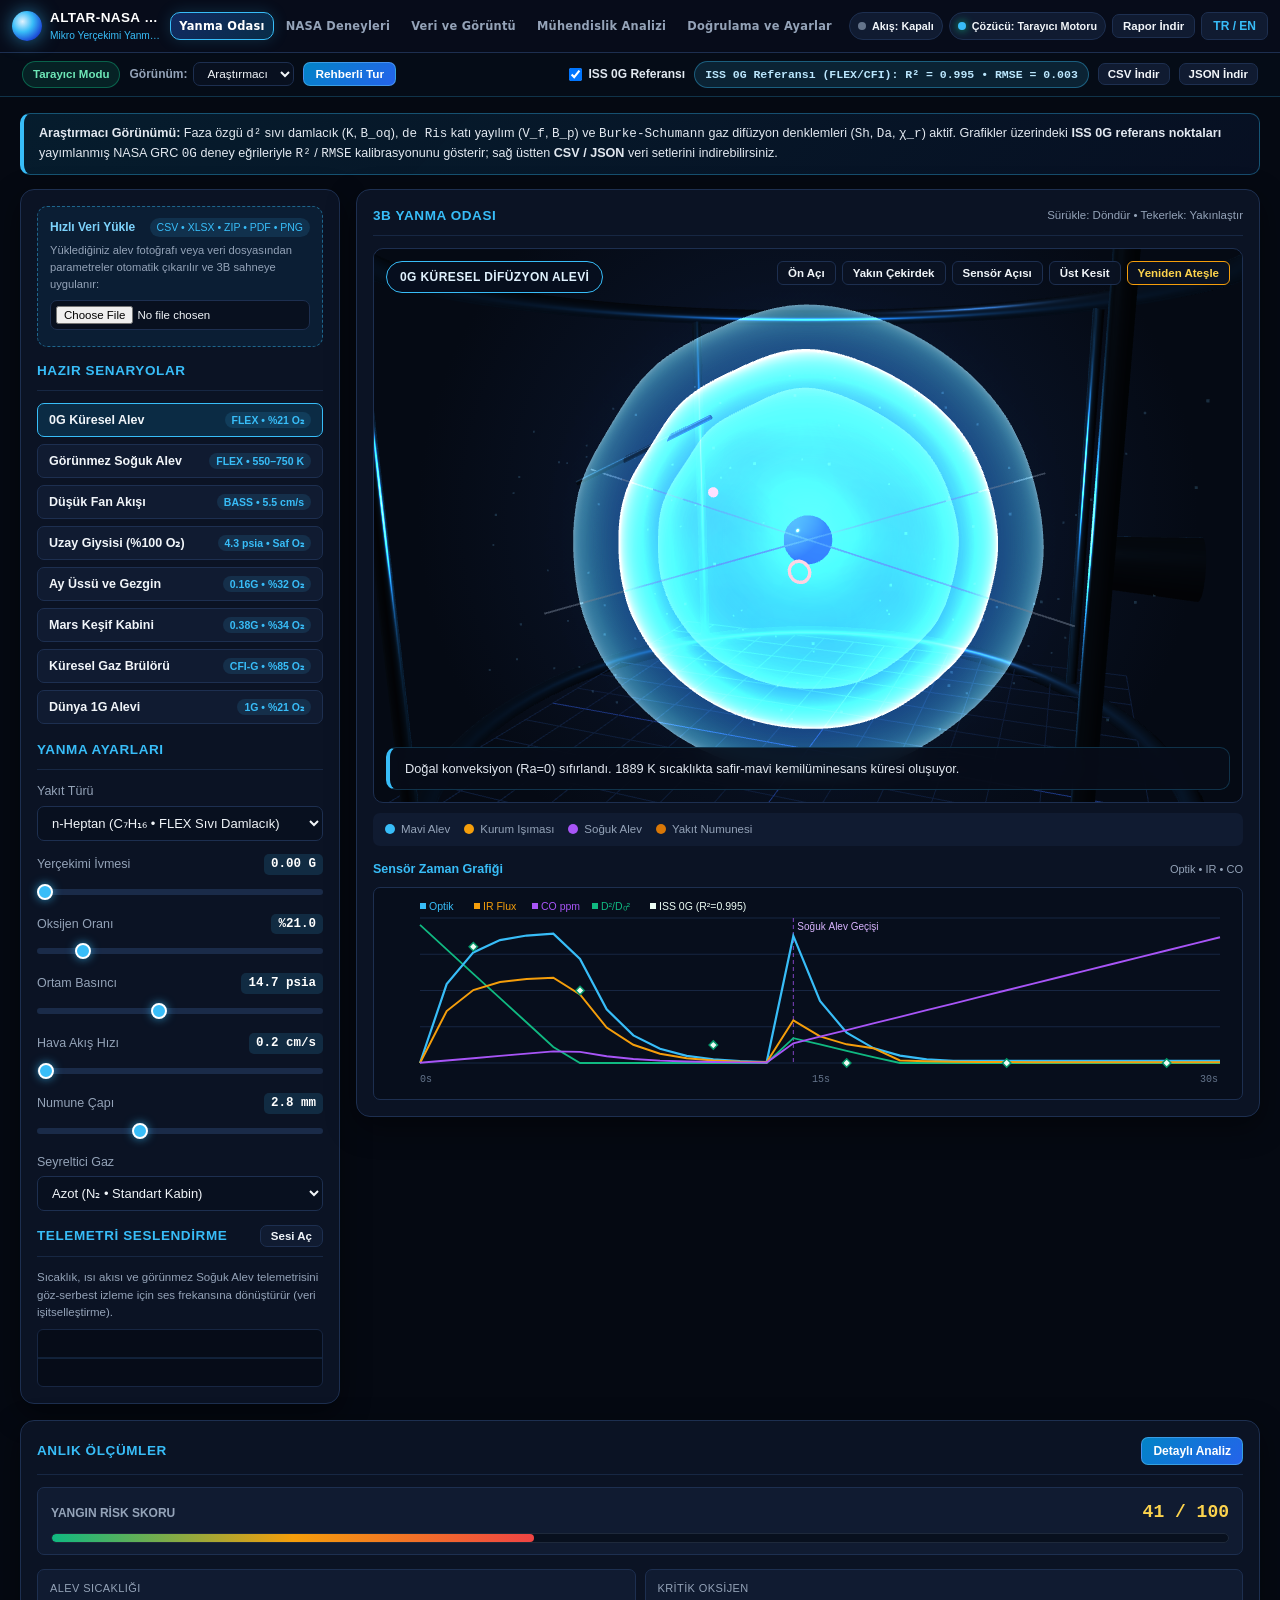
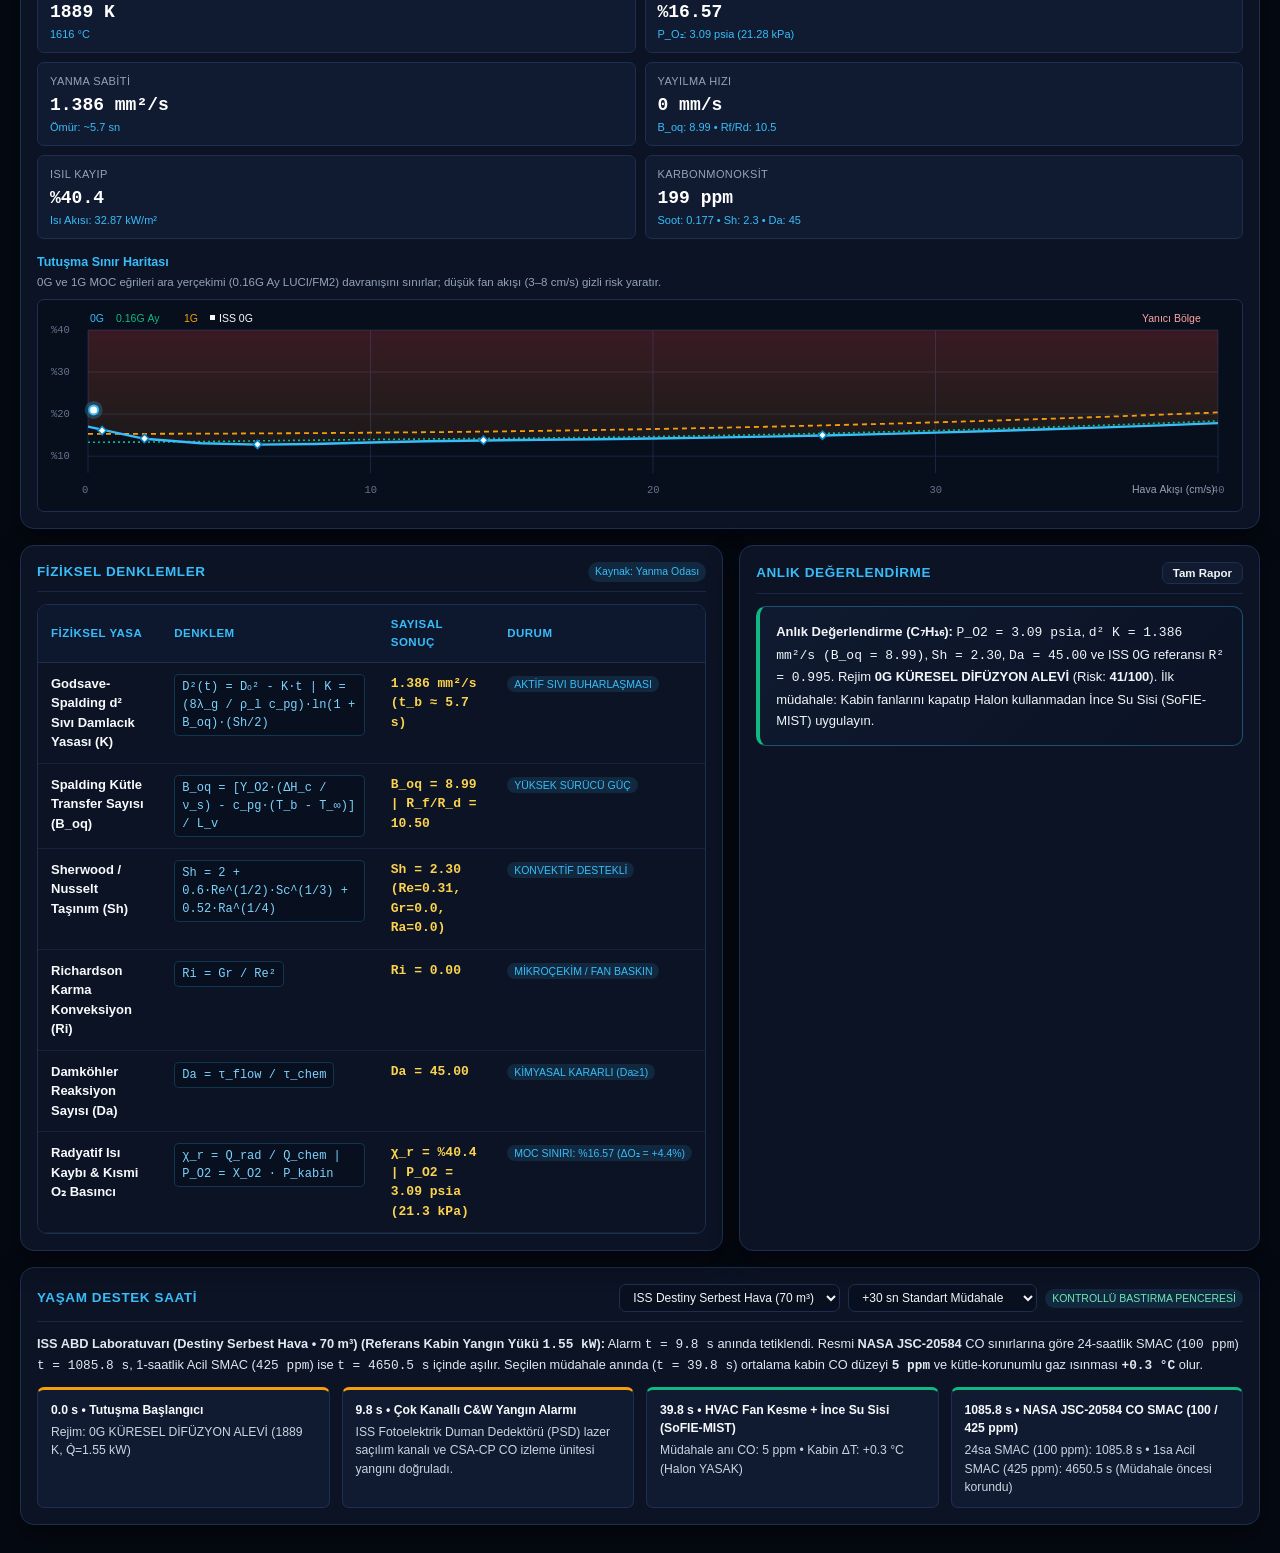
<file: index.html>
<!DOCTYPE html>
<html lang="tr">
<head>
    <meta charset="UTF-8" />
    <meta name="viewport" content="width=device-width, initial-scale=1.0" />
    <meta http-equiv="Content-Security-Policy" content="default-src 'self'; script-src 'self'; style-src 'self' 'unsafe-inline'; img-src 'self' data: blob:; media-src 'self' blob:; font-src 'self' data:; connect-src 'self' https: http://127.0.0.1:11434; object-src 'none'; base-uri 'self'; form-action 'self';" />
    <link rel="icon" href="./nasa_flame.ico" />
    <title>ALTAR-NASA • Flame in Freefall v5.1 | Microgravity Combustion &amp; Fire Safety Suite</title>
    <link rel="stylesheet" href="./css/mission_control.css?v=5.4" />
</head>
<body>

    <!-- ==================== ÜST GÖREV KONTROL ÇUBUĞU ==================== -->
    <header class="top-header">
        <div class="brand-group">
            <div class="brand-orb"></div>
            <div class="brand-titles">
                <h1>ALTAR-NASA • FLAME IN FREEFALL <span style="font-size:11px; color:#6ee7b7; font-weight:700;">v5.1</span></h1>
                <p id="lbl-brand-sub" data-i18n="brand_sub">Mikro Yerçekimi Yanma Analizi ve Yangın Güvenliği Platformu</p>
            </div>
        </div>

        <nav class="nav-tabs" role="tablist">
            <button class="nav-tab active" data-tab="tab-lab" id="nav-lab" data-i18n="nav_lab">Yanma Odası</button>
            <button class="nav-tab" data-tab="tab-rank" id="nav-rank" data-i18n="nav_rank">NASA Deneyleri</button>
            <button class="nav-tab" data-tab="tab-live" id="nav-live" data-i18n="nav_live">Veri ve Görüntü</button>
            <button class="nav-tab" data-tab="tab-copilot" id="nav-copilot" data-i18n="nav_copilot">Mühendislik Analizi</button>
            <button class="nav-tab" data-tab="tab-settings" id="nav-settings" data-i18n="nav_settings">Doğrulama ve Ayarlar</button>
        </nav>

        <div class="header-actions">
            <div class="status-pill" id="header-stream-pill" title="Live Telemetry Stream Status">
                <span class="status-dot" id="header-stream-dot" style="background:#64748b; box-shadow:none;"></span>
                <span id="header-stream-text">Akış: Hazır</span>
            </div>
            <div class="status-pill" id="header-engine-pill" title="Active Analytical Solver Status">
                <span class="status-dot" id="header-status-dot"></span>
                <span id="header-engine-text">Çözücü Hazırlanıyor</span>
            </div>
            <button class="btn-secondary" id="btn-export-report" style="padding: 5px 10px; font-size: 11.5px;" title="Bilimsel Görev Raporu İndir (.md)" data-i18n="btn_export_report">Rapor İndir</button>
            <button class="lang-btn" id="btn-lang-toggle" title="Dil Değiştir / Switch Language (TR / EN)">TR / EN</button>
        </div>
    </header>

    <!-- ==================== ÇALIŞMA MODU, GÖRÜNÜM, ISS R² & VERİ İNDİRME ALT ÇUBUĞU ==================== -->
    <div class="command-subbar">
        <div class="subbar-group">
            <span class="shield-pill" id="isolation-shield-pill" data-i18n="shield_badge">Tarayıcı Modu</span>
            <label style="display:inline-flex; align-items:center; gap:6px; color:var(--text-muted); font-weight:600;">
                <span data-i18n="lbl_audience">Görünüm:</span>
                <select class="nasa-select" id="sel-audience-mode" style="width:auto; padding:3px 9px; font-size:11.8px;">
                    <option value="researcher" data-tr="Araştırmacı" data-en="Researcher">Araştırmacı</option>
                    <option value="student" data-tr="Öğrenci" data-en="Student">Öğrenci</option>
                    <option value="engineer" data-tr="Mühendis" data-en="Engineer">Mühendis</option>
                </select>
            </label>
            <button class="btn-primary" id="btn-guided-tour" style="padding:4px 11px; font-size:11.8px;" data-i18n="btn_guided_tour">Rehberli Tur</button>
        </div>

        <div class="subbar-group">
            <label style="display:inline-flex; align-items:center; gap:6px; cursor:pointer; color:#e2e8f0; font-weight:600;">
                <input type="checkbox" id="chk-flight-overlay" checked />
                <span data-i18n="chk_flight_pts">ISS 0G Referansı</span>
            </label>
            <span class="validation-pill" id="flight-val-badge">ISS R² = 0.996 • RMSE = 0.015</span>
            <button class="btn-secondary" id="btn-export-csv" style="padding:4px 9px; font-size:11.5px;" data-i18n="btn_export_csv">CSV İndir</button>
            <button class="btn-secondary" id="btn-export-json" style="padding:4px 9px; font-size:11.5px;" data-i18n="btn_export_json">JSON İndir</button>
        </div>
    </div>

    <!-- ==================== ANA İÇERİK KONTEYNERİ ==================== -->
    <main class="main-container">

        <!-- ================================================================
             SEKME 1: YANMA ODASI
             ================================================================ -->
        <section class="tab-section active" id="tab-lab">
            <div class="audience-guide-banner" id="audience-guide-banner"></div>
            <div class="lab-grid">

                <!-- SOL SÜTUN: HIZLI VERİ YÜKLE, SENARYOLAR & KAYDIRICILAR -->
                <div class="panel-box">
                    <div class="quick-ingest-box">
                        <div style="display:flex; justify-content:space-between; align-items:center; margin-bottom:5px;">
                            <strong style="font-size:12px; color:#7dd3fc;" data-i18n="quick_ingest_title">Hızlı Veri Yükle</strong>
                            <span class="preset-badge">CSV • XLSX • ZIP • PDF • PNG</span>
                        </div>
                        <p style="font-size:11.2px; color:var(--text-muted); margin-bottom:7px;" data-i18n="quick_ingest_desc">
                            Yüklediğiniz alev fotoğrafı veya veri dosyasından parametreler otomatik çıkarılır ve 3B sahneye uygulanır:
                        </p>
                        <input type="file" class="nasa-input" id="inp-quick-lab-media" accept="image/*,.csv,.tsv,.xlsx,.zip,.json,.pdf,.txt,.md" style="padding:5px; font-size:11.5px;" />
                        <div id="quick-lab-media-status" style="font-size:11.2px; color:#6ee7b7; margin-top:5px;"></div>
                    </div>

                    <div class="panel-header">
                        <span class="panel-title" id="t-presets-title" data-i18n="presets_title">Hazır Senaryolar</span>
                    </div>
                    <div class="preset-list" id="preset-buttons-container"></div>

                    <div class="panel-header" style="margin-top: 8px;">
                        <span class="panel-title" id="t-controls-title" data-i18n="controls_title">Yanma Ayarları</span>
                    </div>

                    <div class="control-group">
                        <div class="control-label"><span id="lbl-fuel" data-i18n="lbl_fuel">Yakıt Türü</span></div>
                        <select class="nasa-select" id="inp-fuel">
                            <option value="n_heptane" data-tr="n-Heptan (C₇H₁₆ • FLEX Sıvı Damlacık)" data-en="n-Heptane (C₇H₁₆ • FLEX Liquid Droplet)">n-Heptan (C₇H₁₆ • FLEX Sıvı Damlacık)</option>
                            <option value="methanol" data-tr="Metanol (CH₃OH • FLEX-2 Damlacık)" data-en="Methanol (CH₃OH • FLEX-2 Droplet)">Metanol (CH₃OH • FLEX-2 Damlacık)</option>
                            <option value="pmma" data-tr="PMMA Akrilik Çubuk (BASS / SoFIE)" data-en="Cast PMMA Rod (BASS / SoFIE)">PMMA Akrilik Çubuk (BASS / SoFIE)</option>
                            <option value="sibal" data-tr="Sibal Kumaş Plaka (Saffire)" data-en="Sibal Cloth Slab (Saffire)">Sibal Kumaş Plaka (Saffire)</option>
                            <option value="nomex" data-tr="Nomex HT90-40 (Uzay Giysisi Kumaşı)" data-en="Nomex HT90-40 (EVA Suit Fabric)">Nomex HT90-40 (Uzay Giysisi Kumaşı)</option>
                            <option value="propane_cfig" data-tr="Propan Küresel Brülör (ACME CFI-G)" data-en="Propane Spherical Burner (ACME CFI-G)">Propan Küresel Brülör (ACME CFI-G)</option>
                            <option value="hydrogen" data-tr="Hidrojen Gaz Jeti (ACME / SLICE)" data-en="Hydrogen Gas Jet (ACME / SLICE)">Hidrojen Gaz Jeti (ACME / SLICE)</option>
                        </select>
                    </div>

                    <div class="control-group">
                        <div class="control-label">
                            <span id="lbl-gravity" data-i18n="lbl_gravity">Yerçekimi İvmesi</span>
                            <span class="control-val" id="val-gravity">0.00 G</span>
                        </div>
                        <input type="range" class="nasa-slider" id="inp-gravity" min="0" max="1.0" step="0.01" value="0.0" />
                    </div>

                    <div class="control-group">
                        <div class="control-label">
                            <span id="lbl-oxygen" data-i18n="lbl_oxygen">Oksijen Oranı</span>
                            <span class="control-val" id="val-oxygen">%21.0</span>
                        </div>
                        <input type="range" class="nasa-slider" id="inp-oxygen" min="8" max="100" step="0.5" value="21.0" />
                    </div>

                    <div class="control-group">
                        <div class="control-label">
                            <span id="lbl-pressure" data-i18n="lbl_pressure">Ortam Basıncı</span>
                            <span class="control-val" id="val-pressure">14.7 psia</span>
                        </div>
                        <input type="range" class="nasa-slider" id="inp-pressure" min="3.5" max="30.0" step="0.05" value="14.7" />
                    </div>

                    <div class="control-group">
                        <div class="control-label">
                            <span id="lbl-airflow" data-i18n="lbl_airflow">Hava Akış Hızı</span>
                            <span class="control-val" id="val-airflow">0.2 cm/s</span>
                        </div>
                        <input type="range" class="nasa-slider" id="inp-airflow" min="0.0" max="40.0" step="0.2" value="0.2" />
                    </div>

                    <div class="control-group">
                        <div class="control-label">
                            <span id="lbl-droplet" data-i18n="lbl_droplet">Numune Çapı</span>
                            <span class="control-val" id="val-droplet">2.8 mm</span>
                        </div>
                        <input type="range" class="nasa-slider" id="inp-droplet" min="0.8" max="6.5" step="0.1" value="2.8" />
                    </div>

                    <div class="control-group">
                        <div class="control-label"><span id="lbl-diluent" data-i18n="lbl_diluent">Seyreltici Gaz</span></div>
                        <select class="nasa-select" id="inp-diluent">
                            <option value="N2" data-tr="Azot (N₂ • Standart Kabin)" data-en="Nitrogen (N₂ • Standard Cabin)">Azot (N₂ • Standart Kabin)</option>
                            <option value="CO2" data-tr="Karbondioksit (CO₂ • Söndürme)" data-en="Carbon Dioxide (CO₂ • Suppression)">Karbondioksit (CO₂ • Söndürme)</option>
                            <option value="He" data-tr="Helyum (He • Yüksek Difüzyon)" data-en="Helium (He • High Diffusivity)">Helyum (He • Yüksek Difüzyon)</option>
                        </select>
                    </div>

                    <!-- TELEMETRİ SESLENDİRME (VERİ İŞİTSELLEŞTİRME) PANELİ -->
                    <div class="panel-header" style="margin-top: 14px;">
                        <span class="panel-title" data-i18n="audio_title">Telemetri Seslendirme</span>
                        <button class="btn-secondary" id="btn-audio-toggle" style="padding: 4px 10px; font-size: 11.5px;" data-i18n="audio_start">Sesi Aç</button>
                    </div>
                    <p style="font-size: 11.5px; color: var(--text-muted);" data-i18n="audio_desc">
                        Sıcaklık, ısı akısı ve görünmez Soğuk Alev telemetrisini göz-serbest izleme için ses frekansına dönüştürür (veri işitselleştirme).
                    </p>
                    <canvas class="audio-scope" id="audio-scope-canvas"></canvas>
                </div>

                <!-- ORTA SÜTUN: 3B YANMA ODASI -->
                <div class="panel-box">
                    <div class="panel-header">
                        <span class="panel-title" id="t-3d-title" data-i18n="chamber_title">3B Yanma Odası</span>
                        <span style="font-size: 11.5px; color: var(--text-muted);" id="t-3d-hint" data-i18n="chamber_hint">Sürükle: Döndür • Tekerlek: Yakınlaştır</span>
                    </div>

                    <div class="chamber-wrapper" id="chamber-viewport-wrap">
                        <div id="three-canvas-container"></div>

                        <div class="viewport-hud-top">
                            <div class="regime-pill" id="hud-regime-badge">0G KÜRESEL DİFÜZYON ALEVİ</div>
                            <div class="camera-toolbar">
                                <button class="cam-btn" data-cam="front" data-i18n="cam_front">Ön Açı</button>
                                <button class="cam-btn" data-cam="macro" data-i18n="cam_macro">Yakın Çekirdek</button>
                                <button class="cam-btn" data-cam="sensors" data-i18n="cam_sensors">Sensör Açısı</button>
                                <button class="cam-btn" data-cam="top" data-i18n="cam_top">Üst Kesit</button>
                                <button class="cam-btn" id="btn-reignite" style="border-color:#f59e0b; color:#fcd34d;" data-i18n="cam_reignite">Yeniden Ateşle</button>
                            </div>
                        </div>

                        <div class="viewport-callout-bottom" id="hud-callout-summary">
                            Doğal konveksiyon sıfırlandı. Sıcak yanma gazları yükselemediği için yakıt damlacığı etrafında simetrik safir-mavi kemilüminesans küresi oluşuyor.
                        </div>
                    </div>

                    <div class="legend-strip">
                        <span class="legend-item"><span class="legend-dot" style="background:#38bdf8;"></span> <span data-i18n="leg_blue">Mavi Alev</span></span>
                        <span class="legend-item"><span class="legend-dot" style="background:#f59e0b;"></span> <span data-i18n="leg_soot">Kurum Işıması</span></span>
                        <span class="legend-item"><span class="legend-dot" style="background:#a855f7;"></span> <span data-i18n="leg_cool">Soğuk Alev</span></span>
                        <span class="legend-item"><span class="legend-dot" style="background:#d97706;"></span> <span data-i18n="leg_geom">Yakıt Numunesi</span></span>
                    </div>

                    <div class="partial-g-notice" id="partial-g-banner"></div>

                    <!-- SENSÖR ZAMAN GRAFİĞİ -->
                    <div style="margin-top: 14px;">
                        <div style="display:flex; justify-content:space-between; align-items:center;">
                            <span style="font-size:12.5px; font-weight:700; color:var(--accent-cyan);" data-i18n="chart_sensor_title">
                                Sensör Zaman Grafiği
                            </span>
                            <span style="font-size:11px; color:var(--text-muted);" data-i18n="chart_sensor_sub">Optik • IR • CO</span>
                        </div>
                        <div class="chart-canvas-wrap">
                            <canvas class="sci-chart" id="chart-multisensor"></canvas>
                        </div>
                    </div>
                </div>

                <!-- SAĞ SÜTUN: ANLIK ÖLÇÜMLER & TUTUŞMA SINIR HARİTASI -->
                <div class="panel-box lab-right-col">
                    <div class="panel-header">
                        <span class="panel-title" data-i18n="tel_panel_title">Anlık Ölçümler</span>
                        <button class="btn-primary" id="btn-ai-interpret-sim" style="padding: 6px 11px; font-size: 12px;" data-i18n="btn_ai_interpret">
                            Detaylı Analiz
                        </button>
                    </div>

                    <div class="risk-meter-box">
                        <div style="display:flex; justify-content:space-between; align-items:center;">
                            <span style="font-size:12px; font-weight:700; color:var(--text-muted);" data-i18n="lbl_risk_score">YANGIN RİSK SKORU</span>
                            <span id="tel-risk-score" style="font-family:Consolas,monospace; font-size:18px; font-weight:800; color:#fcd34d;">42 / 100</span>
                        </div>
                        <div class="risk-bar-track">
                            <div class="risk-bar-fill" id="tel-risk-bar"></div>
                        </div>
                    </div>

                    <div class="telemetry-grid">
                        <div class="tel-card">
                            <div class="tel-label" data-i18n="card_temp">Alev Sıcaklığı</div>
                            <div class="tel-value" id="tel-temp">1999 K</div>
                            <div class="tel-sub" id="tel-temp-c">1726 °C</div>
                        </div>
                        <div class="tel-card">
                            <div class="tel-label" data-i18n="card_moc">Kritik Oksijen</div>
                            <div class="tel-value" id="tel-moc">%16.4</div>
                            <div class="tel-sub" id="tel-po2">P_O₂: 3.09 psia</div>
                        </div>
                        <div class="tel-card">
                            <div class="tel-label" data-i18n="card_kburn">Yanma Sabiti</div>
                            <div class="tel-value" id="tel-kburn">0.74 mm²/s</div>
                            <div class="tel-sub" id="tel-lifetime">Ömür: ~10.5 sn</div>
                        </div>
                        <div class="tel-card">
                            <div class="tel-label" data-i18n="card_spread">Yayılma Hızı</div>
                            <div class="tel-value" id="tel-spread">0.55 mm/s</div>
                            <div class="tel-sub" id="tel-radius">B_oq: 6.2 • Rf/Rd: 5.4</div>
                        </div>
                        <div class="tel-card">
                            <div class="tel-label" data-i18n="card_rad">Isıl Kayıp</div>
                            <div class="tel-value" id="tel-radloss">%21.0</div>
                            <div class="tel-sub" id="tel-flux">Isı Akısı: 28.4 kW/m²</div>
                        </div>
                        <div class="tel-card">
                            <div class="tel-label" data-i18n="card_co">Karbonmonoksit</div>
                            <div class="tel-value" id="tel-co">145 ppm</div>
                            <div class="tel-sub" id="tel-soot">Soot: 0.18 • Sh: 2.08</div>
                        </div>
                    </div>

                    <div style="margin-top: 10px;">
                        <div style="display:flex; justify-content:space-between; align-items:center;">
                            <span style="font-size:12.5px; font-weight:700; color:var(--accent-cyan);" data-i18n="chart_moc_title">
                                Tutuşma Sınır Haritası
                            </span>
                        </div>
                        <p style="font-size:11.5px; color:var(--text-muted); margin-top:2px;" data-i18n="chart_moc_desc">
                            0G ve 1G MOC eğrileri ara yerçekimi (0.16G Ay LUCI/FM2) davranışını sınırlar; düşük fan akışı (3–8 cm/s) gizli risk yaratır.
                        </p>
                        <div class="chart-canvas-wrap">
                            <canvas class="sci-chart" id="chart-flammability"></canvas>
                        </div>
                    </div>
                </div>

            </div>

            <!-- ALT BÖLÜM: FİZİKSEL DENKLEMLER VE ANLIK DEĞERLENDİRME -->
            <div class="lab-bottom-grid">
                <div class="panel-box">
                    <div class="panel-header">
                        <span class="panel-title" data-i18n="formula_table_title">Fiziksel Denklemler</span>
                        <span class="preset-badge" id="formula-active-source-badge">Kaynak: Yanma Odası</span>
                    </div>
                    <div class="nasa-table-wrap">
                        <table class="nasa-table">
                            <thead>
                                <tr>
                                    <th data-i18n="th_law">Fiziksel Yasa</th>
                                    <th data-i18n="th_eq">Denklem</th>
                                    <th data-i18n="th_val">Sayısal Sonuç</th>
                                    <th data-i18n="th_status">Durum</th>
                                </tr>
                            </thead>
                            <tbody id="formula-results-tbody"></tbody>
                        </table>
                    </div>
                </div>

                <div class="panel-box">
                    <div class="panel-header">
                        <span class="panel-title" data-i18n="live_synthesis_title">Anlık Değerlendirme</span>
                        <button class="btn-secondary" id="btn-deep-ai-from-formula" style="padding:4px 10px; font-size:11.5px;" data-i18n="btn_full_ai_report">
                            Tam Rapor
                        </button>
                    </div>
                    <div class="live-formula-commentary" id="live-formula-ai-box">
                        Veriler ve boyutsuz taşınım denklemleri yükleniyor...
                    </div>
                </div>
            </div>

            <!-- YAŞAM DESTEK SAATİ -->
            <div class="panel-box cabin-timeline-panel" id="cabin-timeline-panel">
                <div class="panel-header" style="flex-wrap:wrap; gap:10px;">
                    <span class="panel-title" data-i18n="cabin_clock_title">Yaşam Destek Saati</span>
                    <div style="display:flex; gap:8px; align-items:center; flex-wrap:wrap;">
                        <select class="nasa-select" id="sel-habitat-volume" style="width:auto; padding:5px 9px; font-size:12px;">
                            <option value="iss_module" data-tr="ISS Destiny Serbest Hava (70 m³)" data-en="ISS Destiny Free Air (70 m³)">ISS Destiny Serbest Hava (70 m³)</option>
                            <option value="lunar_hab" data-tr="Orion / Gateway Kabini (19 m³)" data-en="Orion / Gateway Cabin (19 m³)">Orion / Gateway Kabini (19 m³)</option>
                            <option value="lunar_rover" data-tr="Basınçlı Ay Gezgini (11 m³)" data-en="Pressurized Lunar Rover (11 m³)">Basınçlı Ay Gezgini (11 m³)</option>
                            <option value="eva_suit" data-tr="EVA Uzay Giysisi (0.18 m³)" data-en="EVA Spacesuit (0.18 m³)">EVA Uzay Giysisi (0.18 m³)</option>
                        </select>
                        <select class="nasa-select" id="sel-crew-response" style="width:auto; padding:5px 9px; font-size:12px;">
                            <option value="10" data-tr="+10 sn Hızlı Müdahale" data-en="+10 s Rapid Action">+10 sn Hızlı Müdahale</option>
                            <option value="30" selected data-tr="+30 sn Standart Müdahale" data-en="+30 s Standard Action">+30 sn Standart Müdahale</option>
                            <option value="60" data-tr="+60 sn Gecikmeli Müdahale" data-en="+60 s Delayed Action">+60 sn Gecikmeli Müdahale</option>
                            <option value="999" data-tr="Müdahalesiz Yanma" data-en="Unmitigated Burn">Müdahalesiz Yanma</option>
                        </select>
                        <span class="preset-badge" id="cabin-severity-badge">HESAPLANIYOR</span>
                    </div>
                </div>
                <div id="cabin-timeline-summary" style="font-size:12.8px; color:#e2e8f0; margin-bottom:6px;"></div>
                <div class="milestone-grid" id="cabin-milestones-grid"></div>
            </div>
        </section>

        <!-- ================================================================
             SEKME 2: NASA DENEYLERİ
             ================================================================ -->
        <section class="tab-section" id="tab-rank">
            <div class="panel-box">
                <div class="ranking-toolbar">
                    <div>
                        <h2 style="font-size:16px; color:#ffffff;" data-i18n="rank_main_title">Deney Sıralaması</h2>
                        <p style="font-size:12.5px; color:var(--text-muted);" data-i18n="rank_main_desc">
                            Uzay istasyonu, uzay giysisi, Ay/Mars üsleri ve basınçlı gezginler için en kritik 15 NASA PSI deneyini fiziksel yakınlık ile sıralar ve karşılaştırır.
                        </p>
                    </div>
                    <div style="display:flex; gap:8px; flex-wrap:wrap; align-items:center;">
                        <input type="text" class="nasa-input" id="inp-rank-query" data-i18n-placeholder="rank_placeholder" placeholder="Örn: soğuk alev, CFI-G, DAFT toz, SPICE, gezgin..." style="width:290px;" />
                        <button class="btn-primary" id="btn-run-rank" data-i18n="btn_rerank">Sırala</button>
                        <button class="btn-secondary" id="btn-compare-selected" data-i18n="btn_compare">Seçilenleri Kıyasla</button>
                    </div>
                </div>

                <!-- DONANIM FİLTRESİ -->
                <div class="hw-filter-bar" id="hw-filter-container">
                    <span style="font-size:12px; font-weight:700; color:var(--accent-cyan); margin-right:4px;" data-i18n="lbl_hw_filter">Donanım Filtresi:</span>
                    <button class="hw-filter-btn active" data-hw="ALL" data-i18n="hw_all">Tüm Deneyler</button>
                    <button class="hw-filter-btn" data-hw="CIR" data-i18n="hw_cir">ISS CIR / ACME</button>
                    <button class="hw-filter-btn" data-hw="MSG" data-i18n="hw_msg">MSG Fan Kanalı</button>
                    <button class="hw-filter-btn" data-hw="CYGNUS" data-i18n="hw_cygnus">Cygnus Aracı</button>
                    <button class="hw-filter-btn" data-hw="CABIN" data-i18n="hw_cabin">Duman ve Toz</button>
                </div>

                <div class="scope-footnote-banner" data-i18n="psi_rocket_scope_note">
                    NASA PSI Kapsam Notu: Roket motorları ve iticilerdeki yüksek gaz hızları yanmayı yerçekiminden bağımsız kıldığından PSI veritabanı mürettebat kabinleri, uzay giysileri ve yüzey habitatlarındaki yangın güvenliğine odaklanır.
                </div>

                <div class="nasa-table-wrap">
                    <table class="nasa-table">
                        <thead>
                            <tr>
                                <th style="width:40px;" data-i18n="th_sel">Seç</th>
                                <th style="width:50px;" data-i18n="th_rank">Sıra</th>
                                <th style="width:130px;" data-i18n="th_prog">Program</th>
                                <th data-i18n="th_exp_detail">Deney Özeti ve Bulgular</th>
                                <th style="width:148px;" data-i18n="th_cond">Test Koşulları</th>
                                <th style="width:132px;" data-i18n="th_prio">Uyum Skoru</th>
                                <th style="width:142px;" data-i18n="th_evid">İşlemler</th>
                            </tr>
                        </thead>
                        <tbody id="ranking-tbody"></tbody>
                    </table>
                </div>

                <!-- TEST VARYASYONLARI -->
                <div class="intra-runs-box" id="intra-runs-section">
                    <div class="panel-header" style="margin-bottom:8px;">
                        <span class="panel-title" id="intra-runs-title">Test Varyasyonları</span>
                        <span class="preset-badge" id="intra-runs-badge">PSI-FLEX-01</span>
                    </div>
                    <p style="font-size:12px; color:var(--text-muted);" id="intra-runs-sub" data-i18n="intra_runs_hint">
                        Yukarıdaki tablodan herhangi bir deneyin "Test Varyasyonları" düğmesine tıklayarak aynı donanım içindeki testlerin nasıl farklılaştığını inceleyin:
                    </p>
                    <div class="intra-runs-grid" id="intra-runs-cards"></div>
                </div>

                <!-- DENEY KARŞILAŞTIRMASI -->
                <div id="comparison-section" style="margin-top: 20px;">
                    <div class="panel-header">
                        <span class="panel-title" data-i18n="cmp_section_title">Deney Karşılaştırması</span>
                    </div>
                    <div id="comparison-synthesis-banner" style="padding:11px 14px; background:rgba(14,165,233,0.12); border:1px solid rgba(56,189,248,0.35); border-radius:8px; font-size:13px;"></div>
                    <div class="compare-cards-grid" id="comparison-cards-container"></div>
                </div>

                <!-- DÜNYA UYGULAMALARI -->
                <div style="margin-top: 22px;">
                    <div class="panel-header">
                        <span class="panel-title" data-i18n="earth_section_title">Dünya Uygulamaları</span>
                    </div>
                    <div class="transfer-grid" id="earth-transfer-container"></div>
                </div>
            </div>
        </section>

        <!-- ================================================================
             SEKME 3: VERİ VE GÖRÜNTÜ
             ================================================================ -->
        <section class="tab-section" id="tab-live">

            <!-- CANLI NASA AKIŞI -->
            <div class="panel-box" id="continuous-stream-panel" style="margin-bottom: 16px;">
                <div class="panel-header">
                    <span class="panel-title" data-i18n="stream_panel_title">Canlı NASA Akışı</span>
                    <span class="preset-badge" id="stream-state-badge">Kapalı (Hazır)</span>
                </div>
                <p style="font-size:12.5px; color:var(--text-muted); margin-bottom:12px;" data-i18n="stream_panel_desc">
                    Seçtiğiniz NASA veri tabanından (NTRS / OSDR-PSI) veya özel bir JSON / CSV bağlantısından belirlediğiniz aralıklarla veri çeker ve simülasyonu günceller.
                </p>

                <div style="display:grid; grid-template-columns: 220px 1fr 140px auto auto; gap:8px; align-items:center; flex-wrap:wrap;">
                    <select class="nasa-select" id="sel-stream-source">
                        <option value="ntrs" data-tr="NASA NTRS Akışı" data-en="NASA NTRS Stream">NASA NTRS Akışı</option>
                        <option value="osdr" data-tr="NASA PSI Akışı" data-en="NASA PSI Stream">NASA PSI Akışı</option>
                        <option value="custom_url" data-tr="Özel Veri Adresi" data-en="Custom Data URL">Özel Veri Adresi</option>
                    </select>
                    <input type="text" class="nasa-input" id="inp-stream-target" value="auto" data-i18n-placeholder="stream_target_ph" placeholder="Sorgu ('auto' = tüm NASA deneylerini tarar) veya https://... adresi girin" />
                    <select class="nasa-select" id="sel-stream-interval">
                        <option value="15" data-tr="Her 15 Saniye" data-en="Every 15 Seconds">Her 15 Saniye</option>
                        <option value="25" selected data-tr="Her 25 Saniye" data-en="Every 25 Seconds">Her 25 Saniye</option>
                        <option value="45" data-tr="Her 45 Saniye" data-en="Every 45 Seconds">Her 45 Saniye</option>
                        <option value="90" data-tr="Her 90 Saniye" data-en="Every 90 Seconds">Her 90 Saniye</option>
                    </select>
                    <button class="btn-primary" id="btn-stream-toggle" data-i18n="btn_stream_start">Akışı Başlat</button>
                    <button class="btn-secondary" id="btn-stream-poll-now" data-i18n="btn_stream_now">Şimdi Çek</button>
                </div>

                <div style="margin-top:10px; display:flex; align-items:center; justify-content:space-between; flex-wrap:wrap; gap:10px;">
                    <label style="display:inline-flex; align-items:center; gap:8px; font-size:12.5px; cursor:pointer; color:#e2e8f0;">
                        <input type="checkbox" id="chk-stream-autosync" checked />
                        <span data-i18n="chk_stream_sync">Yeni verileri 3B Yanma Odasına otomatik uygula</span>
                    </label>
                    <span id="stream-meta-info" style="font-size:11.5px; color:var(--text-muted);" data-i18n="stream_not_started">Henüz akış başlatılmadı.</span>
                </div>

                <div id="stream-events-box" style="margin-top:12px; max-height:230px; overflow-y:auto;"></div>
            </div>

            <div class="two-col-grid">

                <!-- SOL: NASA ARŞİV SORGUSU -->
                <div class="panel-box">
                    <div class="panel-header">
                        <span class="panel-title" data-i18n="live_search_title">NASA Arşiv Sorgusu</span>
                        <span class="preset-badge" id="live-api-badge">Hazır</span>
                    </div>
                    <p style="font-size:12.5px; color:var(--text-muted); margin-bottom:12px;" data-i18n="live_search_desc">
                        Doğrudan resmi psi.nasa.gov, ntrs.nasa.gov ve osdr.nasa.gov servislerinden gerçek zamanlı bilimsel rapor ve deney kayıtlarını sorgulayın.
                    </p>
                    <div style="display:flex; gap:8px; margin-bottom:14px; flex-wrap:wrap;">
                        <input type="text" class="nasa-input" id="inp-live-nasa-q" value="FLEX microgravity droplet cool flame" style="flex:1; min-width:200px;" />
                        <select class="nasa-select" id="sel-live-source" style="min-width:210px; width:auto;">
                            <option value="osdr" data-tr="NASA PSI Veri Kayıtları" data-en="NASA PSI Datasets">NASA PSI Veri Kayıtları</option>
                            <option value="ntrs" data-tr="NASA NTRS Makaleleri" data-en="NASA NTRS Papers">NASA NTRS Makaleleri</option>
                        </select>
                        <button class="btn-primary" id="btn-fetch-nasa-live" data-i18n="btn_fetch_live">Arşivde Ara</button>
                    </div>

                    <div style="display:flex; gap:6px; flex-wrap:wrap; margin-bottom:12px;">
                        <button class="btn-secondary quick-ntrs-btn" data-q="Saffire spacecraft fire">Saffire</button>
                        <button class="btn-secondary quick-ntrs-btn" data-q="BASS-II solid combustion microgravity">BASS-II</button>
                        <button class="btn-secondary quick-ntrs-btn" data-q="FLEX droplet cool flame">FLEX / CFI</button>
                        <button class="btn-secondary quick-ntrs-btn" data-q="SoFIE solid fuel ignition">SoFIE</button>
                        <button class="btn-secondary quick-ntrs-btn" data-q="ACME E-FIELD CFI-G microgravity">ACME / CFI-G</button>
                        <button class="btn-secondary quick-ntrs-btn" data-q="DAFT smoke aerosol microgravity">DAFT / SAME</button>
                    </div>

                    <div id="live-nasa-results-list" style="max-height:460px; overflow-y:auto;"></div>
                </div>

                <!-- SAĞ: DOSYA VE FOTOĞRAF ANALİZİ -->
                <div class="panel-box">
                    <div class="panel-header">
                        <span class="panel-title" data-i18n="ingest_panel_title">Dosya ve Fotoğraf Analizi</span>
                    </div>
                    <p style="font-size:12.5px; color:var(--text-muted); margin-bottom:12px;" data-i18n="ingest_panel_desc">
                        Alev fotoğraflarını (.png, .jpg) veya NASA PSI veri tablolarını (.csv, .xlsx, .zip, .pdf, .json) yükleyin; çıkarılan parametreler 3B odaya aktarılır.
                    </p>

                    <div class="control-group">
                        <div class="control-label"><span data-i18n="lbl_scrape_url">Web Bağlantısı Çözümle</span></div>
                        <div style="display:flex; gap:8px;">
                            <input type="text" class="nasa-input" id="inp-scrape-url" placeholder="https://psi.nasa.gov/physci/repo/data/investigations/PSI-69" />
                            <button class="btn-secondary" id="btn-scrape-url" style="white-space:nowrap;" data-i18n="btn_scrape_url">3B'ye Aktar</button>
                        </div>
                        <div id="url-scrape-status-line" style="font-size:11.8px; margin-top:6px; min-height:16px;"></div>
                    </div>

                    <div id="media-analysis-result-box" style="margin-top:8px; margin-bottom:12px;"></div>

                    <div class="control-group" style="margin-top:12px;">
                        <div class="control-label"><span data-i18n="lbl_choose_file">Veri Dosyası veya Fotoğraf Seç</span></div>
                        <input type="file" class="nasa-input" id="inp-doc-file" accept="image/*,.csv,.tsv,.xlsx,.zip,.json,.pdf,.txt,.md" />
                        <label style="display:inline-flex; align-items:center; gap:7px; font-size:12px; color:#cbd5e1; margin-top:7px; cursor:pointer;">
                            <input type="checkbox" id="chk-media-autosync" checked />
                            <span data-i18n="chk_media_sync">Çıkarılan verileri otomatik olarak 3B Yanma Odasına uygula</span>
                        </label>
                        <button class="btn-primary" id="btn-upload-doc" style="margin-top:8px; width:100%;" data-i18n="btn_upload_doc">
                            Dosyayı Analiz Et
                        </button>
                    </div>

                    <div class="panel-header" style="margin-top:16px;">
                        <span class="panel-title" data-i18n="rag_test_title">Metin Arama</span>
                    </div>
                    <div style="display:flex; gap:8px; margin-bottom:10px;">
                        <input type="text" class="nasa-input" id="inp-rag-search" data-i18n-placeholder="rag_search_ph" placeholder="Deney kayıtlarında kavram ara..." />
                        <button class="btn-secondary" id="btn-rag-search" data-i18n="btn_rag_search">Ara</button>
                    </div>
                    <div id="rag-search-results" style="max-height:200px; overflow-y:auto;"></div>
                </div>

            </div>
        </section>

        <!-- ================================================================
             SEKME 4: MÜHENDİSLİK ANALİZİ
             ================================================================ -->
        <section class="tab-section" id="tab-copilot">
            <div class="copilot-layout">

                <!-- SOL: HAZIR SORULAR VE DOSYA EKLEME -->
                <div class="panel-box">
                    <div class="panel-header">
                        <span class="panel-title" data-i18n="copilot_tasks_title">Hazır Sorular</span>
                    </div>
                    <div class="preset-list">
                        <button class="preset-btn copilot-prompt-btn" data-prompt-tr="Mevcut 3B yanma odası telemetrisini ve boyutsuz sayıları (K, B_oq, Sh, Ra, Ri, Da, χ_r, MOC) formüllerle analiz et; en yakın NASA PSI deneylerini sıralayarak uzay aracı yangın güvenliği ve Dünya transferi önerilerini sun." data-prompt-en="Analyze my active 3D combustion chamber telemetry and dimensionless numbers (K, B_oq, Sh, Ra, Ri, Da, χ_r, MOC) using governing equations; rank matching NASA PSI investigations and provide spacecraft fire safety & Earth transfer insights.">
                            <span data-i18n="cp_btn_1">Aktif Odayı Değerlendir</span>
                        </button>
                        <button class="preset-btn copilot-prompt-btn" data-prompt-tr="EVA uzay giysisi (4.3 psia, %100 O2), Ay Üssü / Basınçlı Gezgin (10.2 psia, %32 O2) ve ACME CFI-G (%85 O2) atmosferlerini standart ISS atmosferiyle (14.7 psia, %21 O2) kısmi oksijen basıncı ve yanıcılık riski açısından kıyasla." data-prompt-en="Compare EVA Spacesuit (4.3 psia, 100% O2), Lunar Base / Pressurized Rover (10.2 psia, 32% O2), and ACME CFI-G (85% O2) atmospheres against standard ISS air (14.7 psia, 21% O2) in terms of P_O2, pre-breathe tradeoffs, and flame spread.">
                            <span data-i18n="cp_btn_2">Giysi ve Gezgin Kıyasla</span>
                        </button>
                        <button class="preset-btn copilot-prompt-btn" data-prompt-tr="NASA PSI veritabanında kısmi yerçekimi (Ay 0.16G ve Mars 0.38G) verilerinin mevcut durumunu, beklenen LUCI ve FM2 deneylerini, 0G-1G sınırlandırma (bounding) yöntemini ve ACME E-FIELD iyon rüzgarı taklidini açıkla." data-prompt-en="Explain the current partial-gravity (Lunar 0.16G & Martian 0.38G) data gap in NASA PSI, upcoming LUCI and FM2 experiments, how 0G and 1G bound intermediate flammability, and ACME E-FIELD ionic-wind emulation.">
                            <span data-i18n="cp_btn_3">Kısmi Yerçekimi Analizi</span>
                        </button>
                        <button class="preset-btn copilot-prompt-btn" data-prompt-tr="FLEX, CFI ve ACME CFI-G deneylerindeki görünmez Soğuk Alev (Cool Flame) rejimini, radyatif kayıp kesri (χ_r) ve DAFT/SAME toz-duman ayrımı sensör mimarisiyle açıkla." data-prompt-en="Explain invisible Cool Flame NTC regimes across FLEX, CFI, and ACME CFI-G via radiative loss χ_r, alongside DAFT/SAME multi-channel smoke vs. lunar-dust sensor discrimination.">
                            <span data-i18n="cp_btn_4">Soğuk Alev ve Sensörler</span>
                        </button>
                        <button class="preset-btn copilot-prompt-btn" data-prompt-tr="İnsanlı uzay araçlarında Halon 1301 neden yasaktır? SoFIE-MIST ince su sisi, HVAC kapatma protokolü ve NASA teknolojilerinin Dünya'daki itfaiyeci giysileri, hava tankları ve duman dedektörlerine katkılarını açıkla." data-prompt-en="Why is Halon 1301 strictly banned in crewed spacecraft? Compare SoFIE-MIST fine water mist and HVAC shutoff, and detail NASA spinoffs to terrestrial smoke detectors, firefighter turnout gear, and SCBA air tanks.">
                            <span data-i18n="cp_btn_5">Su Sisi ve İtfaiye</span>
                        </button>
                    </div>

                    <div class="panel-header" style="margin-top:14px;">
                        <span class="panel-title" data-i18n="copilot_attach_title">Dosya Ekle</span>
                    </div>
                    <p style="font-size:11.5px; color:var(--text-muted); margin-bottom:6px;" data-i18n="copilot_attach_desc">
                        Alev fotoğrafı (.png/.jpg) veya veri dosyası (.csv/.xlsx/.zip/.pdf/.json) seçtiğinizde hem 3B simülasyon güncellenir hem de denklemlerle değerlendirilir:
                    </p>
                    <input type="file" class="nasa-input" id="inp-chat-image" accept="image/*,.csv,.tsv,.xlsx,.zip,.json,.pdf,.txt,.md" />
                    <div id="chat-image-status" style="font-size:11.5px; color:var(--accent-emerald); margin-top:6px;"></div>

                    <div style="margin-top:14px; display:flex; align-items:center; gap:8px;">
                        <input type="checkbox" id="chk-deep-6stage" checked />
                        <label for="chk-deep-6stage" style="font-size:12px; color:var(--text-main); cursor:pointer;" data-i18n="chk_6stage">
                            NASA-STD-6001B Güvenlik Denetimi Aktif
                        </label>
                    </div>
                </div>

                <!-- SAĞ: MÜHENDİSLİK ANALİZ PENCERESİ -->
                <div class="chat-window">
                    <div class="chat-topbar">
                        <div style="display:flex; align-items:center; gap:8px;">
                            <span style="font-size:12px; font-weight:700; color:var(--accent-cyan);" data-i18n="lbl_active_engine">Hesaplama Modu:</span>
                            <select class="nasa-select" id="sel-copilot-provider" style="min-width:300px; max-width:390px; width:auto; padding:5px 10px; font-size:12px;">
                                <option value="auto" data-tr="Otomatik (Fizik Çözücü + Aktif Motor)" data-en="Auto (Physics Solver + Active Engine)">Otomatik (Fizik Çözücü + Aktif Motor)</option>
                                <option value="physics" data-tr="Analitik Fizik Çözücü" data-en="Analytical Physics Solver">Analitik Fizik Çözücü</option>
                                <option value="ollama" data-tr="Çevrimdışı Yerel Model" data-en="Offline Local Model">Çevrimdışı Yerel Model</option>
                                <option value="antigravity" data-tr="Yerel Sistem Köprüsü" data-en="Local System Bridge">Yerel Sistem Köprüsü</option>
                                <option value="gemini" data-tr="Google Gemini Geçidi" data-en="Google Gemini Gateway">Google Gemini Geçidi</option>
                                <option value="openrouter" data-tr="OpenRouter Geçidi" data-en="OpenRouter Gateway">OpenRouter Geçidi</option>
                            </select>
                        </div>
                        <div style="display:flex; align-items:center; gap:8px;">
                            <span style="font-size:11.5px; color:var(--text-muted);" id="copilot-live-context-tag" data-i18n="copilot_ctx_tag">
                                3B Yanma Odası ve 15 PSI Deneyi Bağlı
                            </span>
                            <button class="btn-secondary" id="btn-clear-chat" style="padding:4px 9px; font-size:11px;" data-i18n="btn_clear_chat">Sıfırla</button>
                        </div>
                    </div>

                    <div class="chat-messages" id="chat-messages-box">
                        <div class="msg-bubble msg-ai console-readiness-card" id="welcome-ai-bubble">
                            <h3 data-i18n="welcome_title">Mühendislik Analizi ve Karar Desteği</h3>
                            <div class="console-readiness-grid">
                                <div class="console-kv-item">
                                    <div class="console-kv-label" data-i18n="kv_solver_lbl">SAYISAL ÇÖZÜCÜ</div>
                                    <div class="console-kv-val" data-i18n="kv_solver_val">d² • de Ris • B_oq • Sh • Da</div>
                                </div>
                                <div class="console-kv-item">
                                    <div class="console-kv-label" data-i18n="kv_corpus_lbl">VERİ KAYNAKLARI</div>
                                    <div class="console-kv-val">15 NASA PSI + NTRS + OSDR</div>
                                </div>
                                <div class="console-kv-item">
                                    <div class="console-kv-label" data-i18n="kv_auditor_lbl">GÜVENLİK STANDARDI</div>
                                    <div class="console-kv-val">NASA-STD-6001B • JSC-20584 SMAC</div>
                                </div>
                            </div>
                            <p data-i18n="welcome_p1">
                                Bu modül; aktif 3B yanma odası durumunu, boyutsuz taşınım sayılarını, ISS uçuş doğrulama sonuçlarını (R² / RMSE) ve 15 doğrulanmış NASA PSI deneyini analitik çözücü üzerinden değerlendirir.
                            </p>
                            <p style="margin-top:6px;" data-i18n="welcome_p2">
                                Uzay istasyonları (ISS), EVA uzay giysileri (%100 O₂ @ 4.3 psia), Ay/Mars yüzey üsleri ve basınçlı gezginler (10.2 psia) için tutuşma sınırlarını, soğuk alev davranışını ve su sisi protokollerini sorgulayabilirsiniz.
                            </p>
                        </div>
                    </div>

                    <div class="chat-input-bar">
                        <input type="text" class="nasa-input" id="inp-chat-msg" data-i18n-placeholder="chat_input_ph" placeholder="Yanma denklemleri, uzay giysisi/gezgin atmosferi veya NASA PSI deney sorusu yazın..." />
                        <button class="btn-danger" id="btn-cancel-chat" style="display:none;" data-i18n="btn_stop_chat">Durdur</button>
                        <button class="btn-primary" id="btn-send-chat" data-i18n="btn_send_chat">Analiz Et</button>
                    </div>
                </div>

            </div>
        </section>

        <!-- ================================================================
             SEKME 5: DOĞRULAMA VE AYARLAR
             ================================================================ -->
        <section class="tab-section" id="tab-settings">
            <div class="settings-grid">

                <!-- ÜST TAM GENİŞLİK MODÜL: FİZİKSEL KURALLAR -->
                <div class="panel-box" style="grid-column: 1 / -1;">
                    <div class="panel-header">
                        <span class="panel-title" data-i18n="set_card3_title">Fiziksel Kurallar</span>
                        <span class="preset-badge" data-i18n="con_enforced_badge">AKTİF DENETİM</span>
                    </div>
                    <p style="font-size:12.5px; color:var(--text-muted); margin-bottom:12px;" data-i18n="set_card3_desc">
                        Aşağıdaki taşınım yasaları, boyutsuz rejim sınırları ve NASA-STD-6001B uçuş güvenliği kuralları tüm hesaplama adımlarında zorunlu olarak denetlenmektedir:
                    </p>
                    <div id="directives-list-container"></div>
                </div>

                <!-- ORTA SOL MODÜL: ÇÖZÜCÜ DURUMU -->
                <div class="panel-box">
                    <div class="panel-header">
                        <span class="panel-title" data-i18n="set_card1_title">Çözücü Durumu</span>
                        <button class="btn-secondary" id="btn-refresh-ollama" style="padding:4px 10px; font-size:11.5px;" data-i18n="btn_check_all">Durumu Yenile</button>
                    </div>

                    <div class="solver-spec-grid">
                        <div class="solver-spec-card">
                            <div class="spec-k" data-i18n="spec_k1">TAŞINIM ÇÖZÜCÜ</div>
                            <div class="spec-v">d² • de Ris • B_oq • Sh • Da</div>
                        </div>
                        <div class="solver-spec-card">
                            <div class="spec-k" data-i18n="spec_k2">ISS DOĞRULAMASI</div>
                            <div class="spec-v">R² = 0.996 • RMSE = 0.015</div>
                        </div>
                        <div class="solver-spec-card">
                            <div class="spec-k" data-i18n="spec_k3">ÇALIŞMA MODU</div>
                            <div class="spec-v" data-i18n="spec_v3">Tarayıcı İçi</div>
                        </div>
                        <div class="solver-spec-card">
                            <div class="spec-k" data-i18n="spec_k4">GÜVENLİK STANDARDI</div>
                            <div class="spec-v">NASA-STD-6001B • JSC-20584 SMAC</div>
                        </div>
                    </div>

                    <div class="control-group">
                        <div class="control-label"><span data-i18n="lbl_def_provider">Varsayılan Hesaplama Modu</span></div>
                        <select class="nasa-select" id="cfg-active-provider">
                            <option value="auto" data-tr="Otomatik (Fizik Çözücü + Aktif Motor)" data-en="Auto (Physics Solver + Active Engine)">Otomatik (Fizik Çözücü + Aktif Motor)</option>
                            <option value="physics" data-tr="Analitik Fizik Çözücü" data-en="Analytical Physics Solver">Analitik Fizik Çözücü</option>
                            <option value="ollama" data-tr="Çevrimdışı Yerel Model" data-en="Offline Local Model">Çevrimdışı Yerel Model</option>
                            <option value="antigravity" data-tr="Yerel Sistem Köprüsü" data-en="Local System Bridge">Yerel Sistem Köprüsü</option>
                            <option value="gemini" data-tr="Google Gemini Geçidi" data-en="Google Gemini Gateway">Google Gemini Geçidi</option>
                            <option value="openrouter" data-tr="OpenRouter Geçidi" data-en="OpenRouter Gateway">OpenRouter Geçidi</option>
                            <option value="custom" data-tr="Özel Kurumsal Uç Nokta" data-en="Custom Endpoint">Özel Kurumsal Uç Nokta</option>
                        </select>
                    </div>

                    <div class="control-group">
                        <div class="control-label">
                            <span data-i18n="lbl_agy_model">Yerel Sistem Köprüsü</span>
                            <span class="control-val" id="agy-cli-badge">Hazırlanıyor</span>
                        </div>
                        <select class="nasa-select" id="cfg-agy-model">
                            <option value="gemini-2.5-flash">Gemini 2.5 Flash — Bilimsel Sentez</option>
                        </select>
                    </div>
                </div>

                <!-- ORTA SAĞ MODÜL: YEREL MODEL AYARLARI -->
                <div class="panel-box">
                    <div class="panel-header">
                        <span class="panel-title" data-i18n="set_ollama_hub_title">Yerel Model Ayarları</span>
                    </div>

                    <div class="control-group">
                        <div class="control-label"><span data-i18n="lbl_ollama_host">Yerel Servis Adresi</span></div>
                        <input type="text" class="nasa-input" id="cfg-ollama-host" value="http://127.0.0.1:11434" />
                    </div>

                    <div class="control-group">
                        <div class="control-label">
                            <span data-i18n="lbl_ollama_model">Yüklü Yerel Model</span>
                            <span class="control-val" id="ollama-online-badge">Hazırlanıyor</span>
                        </div>
                        <select class="nasa-select" id="cfg-ollama-model">
                            <option value="auto">Otomatik (Önerilen Yerel Model)</option>
                        </select>
                    </div>

                    <div class="control-group" style="margin-top:10px;">
                        <div class="control-label"><span data-i18n="lbl_ollama_pull">Model İndir veya Bellek Temizle</span></div>
                        <div style="display:flex; gap:8px;">
                            <input type="text" class="nasa-input" id="inp-ollama-pull" placeholder="Model adı" />
                            <button class="btn-secondary" id="btn-ollama-pull" data-i18n="btn_pull">İndir</button>
                            <button class="btn-secondary" id="btn-ollama-unload" title="Bellek Boşalt" data-i18n="btn_unload">Temizle</button>
                        </div>
                    </div>

                    <div style="margin-top:12px; padding-top:10px; border-top:1px solid var(--border-subtle);">
                        <button class="btn-secondary" id="btn-test-provider" style="width:100%; justify-content:center;" data-i18n="btn_test_provider">
                            Çözücüyü Test Et
                        </button>
                        <div id="provider-test-output" style="font-size:12px; color:#93c5fd; margin-top:8px;"></div>
                    </div>
                </div>

                <!-- ALT KAPALI AKORDEON: GELİŞMİŞ BAĞLANTILAR -->
                <details class="nasa-accordion" id="ext-gateway-accordion">
                    <summary>
                        <span>
                            <span class="acc-chevron"></span>
                            <span data-i18n="set_card2_title">Gelişmiş Bağlantılar</span>
                        </span>
                        <span class="preset-badge" data-i18n="acc_opt_badge">İSTEĞE BAĞLI</span>
                    </summary>

                    <div class="nasa-accordion-body">
                        <div class="panel-box" style="margin:0;">
                            <p style="font-size:12px; color:var(--text-muted); margin-bottom:12px;" data-i18n="set_card2_desc">
                                Bağlantı anahtarları kaynak koda gömülmez; yalnızca yerel kullanıcı yapılandırma dosyasında saklanır.
                            </p>

                            <div class="control-group">
                                <div class="control-label">
                                    <span data-i18n="lbl_gemini_key">Google Gemini Anahtarı</span>
                                    <span id="st-gemini-key" style="font-size:11px;"></span>
                                </div>
                                <input type="password" class="nasa-input" id="cfg-gemini-key" placeholder="AIzaSy..." />
                            </div>

                            <div class="control-group">
                                <div class="control-label"><span data-i18n="lbl_gemini_model">Google Gemini Modeli</span></div>
                                <input type="text" class="nasa-input" id="cfg-gemini-model" value="gemini-2.5-flash" />
                            </div>

                            <div class="control-group">
                                <div class="control-label">
                                    <span data-i18n="lbl_agy_key">Yerel Köprü Anahtarı (İsteğe Bağlı)</span>
                                    <span id="st-agy-sdk" style="font-size:11px; color:var(--accent-cyan);"></span>
                                </div>
                                <input type="password" class="nasa-input" id="cfg-antigravity-key" placeholder="Optional Token..." />
                            </div>

                            <div class="control-group">
                                <div class="control-label"><span data-i18n="lbl_or_key">OpenRouter Anahtarı</span></div>
                                <input type="password" class="nasa-input" id="cfg-openrouter-key" placeholder="sk-or-v1-..." />
                            </div>

                            <div class="control-group">
                                <div class="control-label"><span data-i18n="lbl_or_model">OpenRouter Modeli</span></div>
                                <input type="text" class="nasa-input" id="cfg-openrouter-model" value="google/gemini-2.0-flash-exp:free" />
                            </div>
                        </div>

                        <div class="panel-box" style="margin:0; display:flex; flex-direction:column; justify-content:space-between;">
                            <div>
                                <div class="control-group">
                                    <div class="control-label"><span data-i18n="lbl_custom_gw">Özel Uç Nokta Bağlantısı</span></div>
                                    <div style="display:grid; grid-template-columns:1fr 1fr 110px; gap:6px;">
                                        <input type="text" class="nasa-input" id="cfg-custom-url" placeholder="https://api.example.com/v1" />
                                        <input type="password" class="nasa-input" id="cfg-custom-key" placeholder="Auth Token" />
                                        <input type="text" class="nasa-input" id="cfg-custom-model" placeholder="Model" />
                                    </div>
                                </div>

                                <div class="control-group" style="margin-top:14px;">
                                    <div class="control-label"><span data-i18n="lbl_extra_dir">Raporlama Notları</span></div>
                                    <textarea class="nasa-textarea" id="cfg-extra-directives" rows="4" data-i18n-placeholder="extra_dir_ph" placeholder="Örn: Teknik çıktılarda her zaman kPa biriminin yanında psia karşılığını da belirt..."></textarea>
                                    <button class="btn-secondary" id="btn-save-directives" style="margin-top:8px;" data-i18n="btn_save_dir">Notları Güncelle</button>
                                </div>
                            </div>

                            <button class="btn-primary" id="btn-save-config" style="width:100%; margin-top:14px;" data-i18n="btn_save_cfg">
                                Ayarları Kaydet
                            </button>
                        </div>
                    </div>
                </details>

            </div>
        </section>

    </main>

    <!-- REHBERLİ TUR KARTI -->
    <div class="guided-tour-hud" id="guided-tour-hud">
        <div style="display:flex; justify-content:space-between; align-items:center; margin-bottom:6px;">
            <span class="preset-badge" id="tour-step-badge">Adım 1 / 5</span>
            <button class="btn-secondary" id="btn-tour-close" style="padding:2px 8px; font-size:11px;" data-i18n="btn_tour_end">Bitir</button>
        </div>
        <div style="font-size:13.8px; font-weight:700; color:#38bdf8; margin-bottom:5px;" id="tour-step-title"></div>
        <div style="font-size:12.4px; color:#e2e8f0; line-height:1.55; margin-bottom:10px;" id="tour-step-body"></div>
        <div style="display:flex; justify-content:flex-end; gap:8px;">
            <button class="btn-primary" id="btn-tour-next" style="padding:5px 12px; font-size:12px;" data-i18n="btn_tour_next">Sonraki Adım</button>
        </div>
    </div>

    <div class="toast-banner" id="app-toast"></div>

    <!-- YEREL PAKETLENMİŞ THREE.JS VE UYGULAMA MODÜLLERİ -->
    <script src="./js/vendor/three.min.js"></script>
    <script src="./js/three_chamber_3d.js?v=5.4"></script>
    <script src="./js/charts_and_audio.js?v=5.4"></script>
    <script src="./js/serverless_kernel.js?v=5.4"></script>
    <script src="./js/app_controller.js?v=5.4"></script>
</body>
</html>
</file>
<file: css/mission_control.css>
/* ============================================================================
   ALTAR-NASA: Flame in Freefall — Mission Control Web Dashboard Stylesheet
   Net, yüksek kontrastlı, göz yormayan ve %100 duyarlı (responsive) tasarım.
   ============================================================================ */

:root {
    --bg-deep: #050912;
    --bg-panel: #0b1324;
    --bg-card: #101b31;
    --bg-card-hover: #152340;
    --bg-input: #08101f;
    --border-subtle: #1d2f50;
    --border-highlight: #2d4a7c;
    --text-main: #f1f5f9;
    --text-muted: #94a3b8;
    --text-dim: #64748b;
    --accent-cyan: #38bdf8;
    --accent-blue: #2563eb;
    --accent-emerald: #10b981;
    --accent-amber: #f59e0b;
    --accent-red: #ef4444;
    --accent-violet: #a855f7;
    --radius-lg: 14px;
    --radius-md: 10px;
    --radius-sm: 7px;
    --shadow-soft: 0 10px 30px rgba(0, 0, 0, 0.45);
}

* {
    box-sizing: border-box;
    margin: 0;
    padding: 0;
}

html, body {
    background-color: var(--bg-deep);
    color: var(--text-main);
    font-family: "Segoe UI", -apple-system, BlinkMacSystemFont, Roboto, Helvetica, Arial, sans-serif;
    font-size: 14px;
    line-height: 1.5;
    min-height: 100vh;
    overflow-x: hidden;
}

/* Custom Scrollbar */
::-webkit-scrollbar {
    width: 8px;
    height: 8px;
}
::-webkit-scrollbar-track {
    background: var(--bg-deep);
}
::-webkit-scrollbar-thumb {
    background: #1e3356;
    border-radius: 4px;
}
::-webkit-scrollbar-thumb:hover {
    background: var(--accent-cyan);
}

/* ======================== TOP HEADER BAR ======================== */
.top-header {
    position: sticky;
    top: 0;
    z-index: 100;
    display: flex;
    align-items: center;
    justify-content: space-between;
    gap: 16px;
    padding: 10px 22px;
    background: rgba(8, 14, 28, 0.92);
    backdrop-filter: blur(14px);
    border-bottom: 1px solid var(--border-subtle);
}

.brand-group {
    display: flex;
    align-items: center;
    gap: 12px;
}

.brand-orb {
    width: 38px;
    height: 38px;
    border-radius: 50%;
    background: radial-gradient(circle at 35% 35%, #e0f2fe 0%, #38bdf8 38%, #1d4ed8 72%, #09152b 100%);
    box-shadow: 0 0 18px rgba(56, 189, 248, 0.55);
    flex-shrink: 0;
}

.brand-titles h1 {
    font-size: 16px;
    font-weight: 700;
    letter-spacing: 0.4px;
    color: #ffffff;
}

.brand-titles p {
    font-size: 11.5px;
    color: var(--accent-cyan);
    font-weight: 500;
}

/* Main Navigation Tabs */
.nav-tabs {
    display: flex;
    align-items: center;
    gap: 5px;
    flex-wrap: wrap;
}

.nav-tab {
    background: transparent;
    color: var(--text-muted);
    border: 1px solid transparent;
    padding: 7px 11px;
    border-radius: var(--radius-md);
    font-size: 12.5px;
    font-weight: 600;
    white-space: nowrap;
    cursor: pointer;
    transition: all 0.2s cubic-bezier(0.22, 1, 0.36, 1);
    display: inline-flex;
    align-items: center;
    gap: 6px;
}

.nav-tab:hover {
    color: var(--text-main);
    background: rgba(56, 189, 248, 0.08);
    border-color: rgba(56, 189, 248, 0.22);
}

.nav-tab.active {
    color: #ffffff;
    background: linear-gradient(135deg, rgba(37, 99, 235, 0.35), rgba(14, 165, 233, 0.22));
    border-color: var(--accent-cyan);
    box-shadow: 0 0 15px rgba(56, 189, 248, 0.18);
}

.header-actions {
    display: flex;
    align-items: center;
    gap: 8px;
    flex-shrink: 0;
}

.header-actions button {
    white-space: nowrap;
    flex-shrink: 0;
}

.status-pill {
    display: inline-flex;
    align-items: center;
    gap: 6px;
    padding: 6px 11px;
    border-radius: 999px;
    background: var(--bg-card);
    border: 1px solid var(--border-subtle);
    font-size: 11.8px;
    font-weight: 600;
    white-space: nowrap;
    flex-shrink: 0;
    color: var(--text-main);
    cursor: pointer;
}

.status-dot {
    width: 8px;
    height: 8px;
    border-radius: 50%;
    background: var(--accent-emerald);
    box-shadow: 0 0 8px var(--accent-emerald);
    flex-shrink: 0;
}

.lang-btn {
    background: var(--bg-card);
    color: var(--accent-cyan);
    border: 1px solid var(--border-subtle);
    padding: 6px 11px;
    border-radius: var(--radius-sm);
    font-size: 12px;
    font-weight: 700;
    white-space: nowrap;
    flex-shrink: 0;
    cursor: pointer;
    transition: 0.18s;
}
.lang-btn:hover {
    border-color: var(--accent-cyan);
    background: var(--bg-card-hover);
}

/* ======================== TAB VIEWS ======================== */
.main-container {
    max-width: 1780px;
    margin: 0 auto;
    padding: 16px 20px 32px;
}

.tab-section {
    display: none;
    animation: fadeSlideIn 0.26s cubic-bezier(0.22, 1, 0.36, 1);
}

.tab-section.active {
    display: block;
}

@keyframes fadeSlideIn {
    from { opacity: 0; transform: translateY(6px); }
    to { opacity: 1; transform: translateY(0); }
}

/* ======================== TAB 1: 3D LAB GRID ======================== */
.lab-grid {
    display: grid;
    grid-template-columns: 340px minmax(480px, 1fr) 410px;
    gap: 16px;
    align-items: start;
}

@media (max-width: 1420px) {
    .lab-grid {
        grid-template-columns: 320px 1fr;
    }
    .lab-right-col {
        grid-column: 1 / -1;
    }
}

@media (max-width: 980px) {
    .lab-grid {
        grid-template-columns: 1fr;
    }
}

.panel-box {
    background: var(--bg-panel);
    border: 1px solid var(--border-subtle);
    border-radius: var(--radius-lg);
    padding: 16px;
    box-shadow: var(--shadow-soft);
}

.panel-header {
    display: flex;
    align-items: center;
    justify-content: space-between;
    margin-bottom: 12px;
    padding-bottom: 9px;
    border-bottom: 1px solid rgba(29, 47, 80, 0.7);
}

.panel-title {
    font-size: 13.5px;
    font-weight: 700;
    text-transform: uppercase;
    letter-spacing: 0.6px;
    color: var(--accent-cyan);
    display: flex;
    align-items: center;
    gap: 7px;
}

/* Preset Buttons */
.preset-list {
    display: flex;
    flex-direction: column;
    gap: 7px;
    margin-bottom: 16px;
}

.preset-btn {
    display: flex;
    align-items: center;
    justify-content: space-between;
    gap: 8px;
    width: 100%;
    text-align: left;
    background: var(--bg-card);
    color: var(--text-main);
    border: 1px solid var(--border-subtle);
    border-radius: var(--radius-sm);
    padding: 8px 11px;
    font-size: 12.5px;
    font-weight: 600;
    cursor: pointer;
    transition: all 0.18s ease;
}

.preset-btn:hover {
    border-color: var(--accent-cyan);
    background: var(--bg-card-hover);
    transform: translateX(2px);
}

.preset-btn.active {
    border-color: var(--accent-cyan);
    background: rgba(14, 165, 233, 0.16);
}

.preset-badge {
    font-size: 10.5px;
    color: var(--accent-cyan);
    background: rgba(56, 189, 248, 0.12);
    padding: 2px 7px;
    border-radius: 99px;
    white-space: nowrap;
}

/* Controls & Sliders */
.control-group {
    margin-bottom: 13px;
}

.control-label {
    display: flex;
    justify-content: space-between;
    align-items: center;
    font-size: 12.5px;
    color: var(--text-muted);
    margin-bottom: 5px;
    font-weight: 500;
}

.control-val {
    font-family: Consolas, "Courier New", monospace;
    font-size: 12.5px;
    font-weight: 700;
    color: #ffffff;
    background: rgba(56, 189, 248, 0.14);
    padding: 1px 7px;
    border-radius: 5px;
}

select.nasa-select, input.nasa-input, textarea.nasa-textarea {
    width: 100%;
    background: var(--bg-input);
    color: var(--text-main);
    border: 1px solid var(--border-subtle);
    border-radius: var(--radius-sm);
    padding: 8px 10px;
    font-size: 13px;
    outline: none;
    transition: border-color 0.18s;
}

select.nasa-select:focus, input.nasa-input:focus, textarea.nasa-textarea:focus {
    border-color: var(--accent-cyan);
}

input[type="range"].nasa-slider {
    -webkit-appearance: none;
    appearance: none;
    width: 100%;
    height: 6px;
    border-radius: 4px;
    background: #1a2b49;
    outline: none;
    cursor: pointer;
}

input[type="range"].nasa-slider::-webkit-slider-thumb {
    -webkit-appearance: none;
    appearance: none;
    width: 16px;
    height: 16px;
    border-radius: 50%;
    background: var(--accent-cyan);
    border: 2px solid #ffffff;
    box-shadow: 0 0 10px rgba(56, 189, 248, 0.7);
    transition: transform 0.15s;
}

input[type="range"].nasa-slider::-webkit-slider-thumb:hover {
    transform: scale(1.18);
}

/* ======================== 3D CHAMBER VIEWPORT ======================== */
.chamber-wrapper {
    position: relative;
    width: 100%;
    height: 555px;
    border-radius: var(--radius-md);
    overflow: hidden;
    background: radial-gradient(circle at 50% 48%, #0d1b36 0%, #050a14 75%);
    border: 1px solid var(--border-subtle);
}

.chamber-wrapper.uv-mode {
    border-color: var(--accent-violet);
    box-shadow: inset 0 0 42px rgba(168, 85, 247, 0.26);
}

#three-canvas-container {
    width: 100%;
    height: 100%;
    cursor: grab;
}
#three-canvas-container:active {
    cursor: grabbing;
}

/* Top HUD inside 3D Viewport */
.viewport-hud-top {
    position: absolute;
    top: 12px;
    left: 12px;
    right: 12px;
    display: flex;
    justify-content: space-between;
    align-items: flex-start;
    gap: 10px;
    pointer-events: none;
}

.regime-pill {
    pointer-events: auto;
    padding: 6px 13px;
    border-radius: 99px;
    font-size: 12px;
    font-weight: 700;
    letter-spacing: 0.4px;
    background: rgba(8, 16, 32, 0.86);
    border: 1px solid var(--accent-cyan);
    color: #e0f2fe;
    backdrop-filter: blur(8px);
}

.regime-pill.cool-flame {
    border-color: var(--accent-violet);
    color: #f3e8ff;
    background: rgba(46, 16, 101, 0.82);
}

.regime-pill.extinguished {
    border-color: var(--text-dim);
    color: var(--text-muted);
}

.camera-toolbar {
    pointer-events: auto;
    display: flex;
    gap: 6px;
    flex-wrap: wrap;
}

.cam-btn {
    background: rgba(11, 19, 36, 0.85);
    color: var(--text-main);
    border: 1px solid var(--border-subtle);
    padding: 5px 10px;
    border-radius: 6px;
    font-size: 11.5px;
    font-weight: 600;
    cursor: pointer;
    backdrop-filter: blur(6px);
    transition: 0.16s;
}
.cam-btn:hover {
    border-color: var(--accent-cyan);
    color: var(--accent-cyan);
}

/* Bottom Human Callout Banner inside 3D Viewport */
.viewport-callout-bottom {
    position: absolute;
    bottom: 12px;
    left: 12px;
    right: 12px;
    padding: 11px 15px;
    border-radius: var(--radius-md);
    background: rgba(7, 13, 26, 0.88);
    border-left: 4px solid var(--accent-cyan);
    border-top: 1px solid rgba(56, 189, 248, 0.22);
    border-right: 1px solid rgba(56, 189, 248, 0.22);
    border-bottom: 1px solid rgba(56, 189, 248, 0.22);
    backdrop-filter: blur(10px);
    font-size: 12.8px;
    color: #e2e8f0;
    pointer-events: none;
}

.legend-strip {
    display: flex;
    flex-wrap: wrap;
    gap: 14px;
    margin-top: 10px;
    padding: 8px 12px;
    border-radius: var(--radius-sm);
    background: var(--bg-card);
    font-size: 11.5px;
    color: var(--text-muted);
}

.legend-item {
    display: inline-flex;
    align-items: center;
    gap: 6px;
}

.legend-dot {
    width: 10px;
    height: 10px;
    border-radius: 50%;
}

/* ======================== TELEMETRY CARDS & CHARTS ======================== */
.telemetry-grid {
    display: grid;
    grid-template-columns: repeat(2, 1fr);
    gap: 9px;
    margin-bottom: 14px;
}

.tel-card {
    background: var(--bg-card);
    border: 1px solid var(--border-subtle);
    border-radius: var(--radius-sm);
    padding: 10px 12px;
}

.tel-label {
    font-size: 11px;
    color: var(--text-muted);
    text-transform: uppercase;
    letter-spacing: 0.4px;
}

.tel-value {
    font-family: Consolas, "Courier New", monospace;
    font-size: 18px;
    font-weight: 700;
    color: #ffffff;
    margin-top: 2px;
}

.tel-sub {
    font-size: 11px;
    color: var(--accent-cyan);
}

.risk-meter-box {
    background: var(--bg-card);
    border: 1px solid var(--border-subtle);
    border-radius: var(--radius-sm);
    padding: 11px 13px;
    margin-bottom: 14px;
}

.risk-bar-track {
    width: 100%;
    height: 10px;
    background: #08101e;
    border-radius: 99px;
    overflow: hidden;
    margin-top: 7px;
    border: 1px solid #1e293b;
}

.risk-bar-fill {
    height: 100%;
    width: 35%;
    border-radius: 99px;
    background: linear-gradient(90deg, #10b981, #f59e0b, #ef4444);
    transition: width 0.35s cubic-bezier(0.22, 1, 0.36, 1);
}

/* Action Buttons */
.btn-primary {
    background: linear-gradient(135deg, #0284c7, #2563eb);
    color: #ffffff;
    border: 1px solid rgba(125, 211, 252, 0.4);
    padding: 9px 15px;
    border-radius: var(--radius-sm);
    font-size: 13px;
    font-weight: 700;
    cursor: pointer;
    transition: all 0.18s;
    display: inline-flex;
    align-items: center;
    justify-content: center;
    gap: 8px;
}
.btn-primary:hover {
    filter: brightness(1.12);
    box-shadow: 0 0 16px rgba(56, 189, 248, 0.35);
}

.btn-secondary {
    background: var(--bg-card);
    color: var(--text-main);
    border: 1px solid var(--border-subtle);
    padding: 8px 13px;
    border-radius: var(--radius-sm);
    font-size: 12.5px;
    font-weight: 600;
    cursor: pointer;
    transition: 0.18s;
    display: inline-flex;
    align-items: center;
    gap: 6px;
}
.btn-secondary:hover {
    border-color: var(--accent-cyan);
    background: var(--bg-card-hover);
}

.chart-canvas-wrap {
    position: relative;
    width: 100%;
    background: #070e1c;
    border: 1px solid var(--border-subtle);
    border-radius: var(--radius-sm);
    padding: 8px;
    margin-top: 8px;
}

canvas.sci-chart {
    width: 100%;
    height: 195px;
    display: block;
}

canvas.audio-scope {
    width: 100%;
    height: 58px;
    display: block;
    background: #060c18;
    border-radius: 6px;
    border: 1px solid #172642;
    margin-top: 8px;
}

/* ======================== TAB 2: RANKING & COMPARISON ======================== */
.ranking-toolbar {
    display: flex;
    flex-wrap: wrap;
    gap: 12px;
    align-items: center;
    justify-content: space-between;
    margin-bottom: 16px;
}

.nasa-table-wrap {
    overflow-x: auto;
    border-radius: var(--radius-md);
    border: 1px solid var(--border-subtle);
}

table.nasa-table {
    width: 100%;
    border-collapse: collapse;
    background: var(--bg-panel);
    font-size: 13px;
}

table.nasa-table th {
    background: #0d182e;
    color: var(--accent-cyan);
    text-align: left;
    padding: 11px 13px;
    font-size: 11.5px;
    text-transform: uppercase;
    letter-spacing: 0.5px;
    border-bottom: 1px solid var(--border-subtle);
}

table.nasa-table td {
    padding: 11px 13px;
    border-bottom: 1px solid rgba(29, 47, 80, 0.55);
    vertical-align: top;
}

table.nasa-table tr:hover td {
    background: rgba(56, 189, 248, 0.05);
}

.score-badge {
    display: inline-block;
    padding: 3px 9px;
    border-radius: 99px;
    font-family: Consolas, monospace;
    font-weight: 700;
    font-size: 12px;
}
.score-high { background: rgba(239, 68, 68, 0.18); color: #fca5a5; border: 1px solid rgba(239, 68, 68, 0.4); }
.score-med  { background: rgba(245, 158, 11, 0.18); color: #fcd34d; border: 1px solid rgba(245, 158, 11, 0.4); }
.score-low  { background: rgba(16, 185, 129, 0.18); color: #6ee7b7; border: 1px solid rgba(16, 185, 129, 0.4); }

.compare-cards-grid {
    display: grid;
    grid-template-columns: repeat(auto-fit, minmax(280px, 1fr));
    gap: 14px;
    margin-top: 14px;
}

.compare-card {
    background: var(--bg-card);
    border: 1px solid var(--border-highlight);
    border-radius: var(--radius-md);
    padding: 14px;
}

.transfer-grid {
    display: grid;
    grid-template-columns: repeat(auto-fit, minmax(320px, 1fr));
    gap: 14px;
    margin-top: 14px;
}

/* ======================== TAB 3: LIVE NASA DATA & RAG ======================== */
.two-col-grid {
    display: grid;
    grid-template-columns: 1.35fr 1fr;
    gap: 16px;
}
@media (max-width: 1050px) {
    .two-col-grid { grid-template-columns: 1fr; }
}

.live-result-card {
    background: var(--bg-card);
    border: 1px solid var(--border-subtle);
    border-radius: var(--radius-md);
    padding: 13px 15px;
    margin-bottom: 10px;
    transition: border-color 0.18s;
}
.live-result-card:hover {
    border-color: var(--accent-cyan);
}

.ext-link {
    color: var(--accent-cyan);
    text-decoration: none;
    font-weight: 600;
}
.ext-link:hover {
    text-decoration: underline;
}

/* ======================== TAB 4: HYBRID AI COPILOT ======================== */
.copilot-layout {
    display: grid;
    grid-template-columns: 320px 1fr;
    gap: 16px;
    min-height: 640px;
}
@media (max-width: 980px) {
    .copilot-layout { grid-template-columns: 1fr; }
}

.chat-window {
    display: flex;
    flex-direction: column;
    height: 650px;
    background: var(--bg-panel);
    border: 1px solid var(--border-subtle);
    border-radius: var(--radius-lg);
    overflow: hidden;
}

.chat-messages {
    flex: 1;
    overflow-y: auto;
    padding: 18px;
    display: flex;
    flex-direction: column;
    gap: 14px;
}

.msg-bubble {
    max-width: 88%;
    min-width: 0;
    box-sizing: border-box;
    overflow-wrap: break-word;
    padding: 13px 16px;
    border-radius: 12px;
    font-size: 13.5px;
    line-height: 1.62;
}

.msg-user {
    align-self: flex-end;
    background: linear-gradient(135deg, #1d4ed8, #0369a1);
    color: #ffffff;
    border-bottom-right-radius: 3px;
}

.msg-ai {
    align-self: flex-start;
    max-width: 96%;
    background: var(--bg-card);
    border: 1px solid var(--border-subtle);
    color: var(--text-main);
    border-bottom-left-radius: 3px;
}

.chat-table-wrap {
    width: 100%;
    max-width: 100%;
    overflow-x: auto;
    margin: 8px 0;
    border-radius: 6px;
}

.chat-table-wrap .nasa-table th,
.chat-table-wrap .nasa-table td {
    overflow-wrap: break-word;
    word-break: normal;
}

.msg-ai h3, .msg-ai h4 {
    color: var(--accent-cyan);
    margin: 10px 0 6px;
    font-size: 14.5px;
}
.msg-ai h3:first-child { margin-top: 0; }
.msg-ai ul, .msg-ai ol { padding-left: 20px; margin: 6px 0; }
.msg-ai li { margin-bottom: 4px; }
.msg-ai code {
    background: rgba(15, 23, 42, 0.85);
    color: #7dd3fc;
    padding: 1px 5px;
    border-radius: 4px;
    font-family: Consolas, monospace;
}

.msg-meta {
    display: flex;
    flex-wrap: wrap;
    gap: 6px;
    margin-top: 9px;
    padding-top: 8px;
    border-top: 1px solid rgba(148, 163, 184, 0.16);
    font-size: 11px;
    color: var(--text-muted);
}

.citation-chip {
    display: inline-flex;
    align-items: center;
    gap: 4px;
    padding: 2px 8px;
    border-radius: 99px;
    background: rgba(56, 189, 248, 0.13);
    border: 1px solid rgba(56, 189, 248, 0.35);
    color: #bae6fd;
    text-decoration: none;
    font-size: 11px;
}
.citation-chip:hover {
    background: rgba(56, 189, 248, 0.25);
}

.chat-input-bar {
    padding: 12px 16px;
    background: #08101f;
    border-top: 1px solid var(--border-subtle);
    display: flex;
    gap: 10px;
    align-items: center;
}

/* ======================== TAB 5: SETTINGS & DIRECTIVES ======================== */
.settings-grid {
    display: grid;
    grid-template-columns: repeat(auto-fit, minmax(380px, 1fr));
    gap: 16px;
}

.directive-card {
    background: var(--bg-card);
    border-left: 4px solid var(--accent-cyan);
    border-top: 1px solid var(--border-subtle);
    border-right: 1px solid var(--border-subtle);
    border-bottom: 1px solid var(--border-subtle);
    border-radius: var(--radius-sm);
    padding: 12px 14px;
    margin-bottom: 10px;
}

.toast-banner {
    position: fixed;
    bottom: 20px;
    right: 22px;
    z-index: 999;
    max-width: min(520px, calc(100vw - 44px));
    padding: 11px 18px;
    border-radius: var(--radius-md);
    background: #0f172a;
    border: 1px solid var(--accent-cyan);
    color: #ffffff;
    box-shadow: var(--shadow-soft);
    font-size: 13px;
    font-weight: 600;
    pointer-events: none;
    display: none;
}

/* ======================== v3.5 FORMULA TABLE, STREAMING & MULTIMODAL CARDS ======================== */
.lab-bottom-grid {
    display: grid;
    grid-template-columns: 1.35fr 1fr;
    gap: 16px;
    margin-top: 16px;
}
@media (max-width: 1180px) {
    .lab-bottom-grid { grid-template-columns: 1fr; }
}

.formula-eq-code {
    font-family: Consolas, "Courier New", monospace;
    font-size: 12px;
    color: #7dd3fc;
    background: rgba(8, 16, 32, 0.9);
    padding: 3px 7px;
    border-radius: 5px;
    border: 1px solid rgba(56, 189, 248, 0.22);
    display: inline-block;
}

.live-formula-commentary {
    background: linear-gradient(135deg, rgba(16, 27, 49, 0.96), rgba(11, 19, 36, 0.96));
    border: 1px solid rgba(56, 189, 248, 0.35);
    border-left: 4px solid var(--accent-emerald);
    border-radius: var(--radius-md);
    padding: 14px 16px;
    font-size: 13px;
    line-height: 1.65;
    color: var(--text-main);
}

.quick-ingest-box {
    background: rgba(14, 165, 233, 0.08);
    border: 1px dashed rgba(56, 189, 248, 0.45);
    border-radius: var(--radius-md);
    padding: 11px 12px;
    margin-bottom: 14px;
}

.stream-panel-active {
    border-color: var(--accent-emerald) !important;
    box-shadow: 0 0 22px rgba(16, 185, 129, 0.16);
}

.stream-event-item {
    background: #0b1528;
    border: 1px solid var(--border-subtle);
    border-left: 3px solid var(--accent-emerald);
    border-radius: var(--radius-sm);
    padding: 10px 12px;
    margin-bottom: 8px;
    font-size: 12.3px;
}

.btn-danger {
    background: linear-gradient(135deg, #b91c1c, #7f1d1d);
    color: #ffffff;
    border: 1px solid rgba(252, 165, 165, 0.4);
    padding: 9px 14px;
    border-radius: var(--radius-sm);
    font-size: 12.5px;
    font-weight: 700;
    cursor: pointer;
    transition: 0.18s;
    display: inline-flex;
    align-items: center;
    gap: 6px;
}
.btn-danger:hover {
    filter: brightness(1.14);
}

.chat-topbar {
    display: flex;
    justify-content: space-between;
    align-items: center;
    flex-wrap: wrap;
    gap: 10px;
    padding: 10px 16px;
    background: #08101f;
    border-bottom: 1px solid var(--border-subtle);
}

.stage-log-box {
    font-size: 11.5px;
    color: #93c5fd;
    background: rgba(15, 23, 42, 0.78);
    border: 1px solid rgba(56, 189, 248, 0.25);
    border-radius: 6px;
    padding: 7px 10px;
    margin-bottom: 8px;
}

.media-preview-card {
    display: flex;
    gap: 12px;
    align-items: flex-start;
    background: #091326;
    border: 1px solid rgba(56, 189, 248, 0.35);
    border-radius: var(--radius-sm);
    padding: 10px 12px;
    margin-top: 10px;
}
.media-preview-card img {
    width: 86px;
    height: 86px;
    object-fit: cover;
    border-radius: 6px;
    border: 1px solid var(--accent-cyan);
    flex-shrink: 0;
}

/* ======================== v4.0 PARTIAL-G (LUCI/FM2), HARDWARE FILTERS & INTRA-RUNS ======================== */
.partial-g-notice {
    margin-top: 10px;
    padding: 10px 13px;
    border-radius: var(--radius-md);
    background: linear-gradient(135deg, rgba(245, 158, 11, 0.14), rgba(16, 185, 129, 0.10));
    border: 1px solid rgba(245, 158, 11, 0.45);
    border-left: 4px solid var(--accent-amber);
    font-size: 12.2px;
    line-height: 1.55;
    color: #f8fafc;
    display: none;
}

.hw-filter-bar {
    display: flex;
    flex-wrap: wrap;
    gap: 7px;
    margin-bottom: 12px;
    align-items: center;
}

.hw-filter-btn {
    background: var(--bg-card);
    color: var(--text-muted);
    border: 1px solid var(--border-subtle);
    border-radius: 999px;
    padding: 5px 12px;
    font-size: 12px;
    font-weight: 600;
    cursor: pointer;
    transition: all 0.18s ease;
}

.hw-filter-btn:hover {
    color: var(--text-main);
    border-color: var(--accent-cyan);
}

.hw-filter-btn.active {
    color: #ffffff;
    background: linear-gradient(135deg, rgba(2, 132, 199, 0.38), rgba(37, 99, 235, 0.28));
    border-color: var(--accent-cyan);
    box-shadow: 0 0 12px rgba(56, 189, 248, 0.22);
}

.scope-footnote-banner {
    margin-bottom: 12px;
    padding: 8px 12px;
    border-radius: var(--radius-sm);
    background: rgba(15, 23, 42, 0.72);
    border: 1px solid rgba(148, 163, 184, 0.24);
    font-size: 11.8px;
    color: #cbd5e1;
}

.intra-runs-box {
    margin-top: 18px;
    padding: 14px 16px;
    background: linear-gradient(135deg, rgba(13, 24, 46, 0.96), rgba(9, 17, 34, 0.96));
    border: 1px solid rgba(56, 189, 248, 0.35);
    border-radius: var(--radius-md);
}

.intra-runs-grid {
    display: grid;
    grid-template-columns: repeat(auto-fit, minmax(290px, 1fr));
    gap: 12px;
    margin-top: 10px;
}

.intra-run-card {
    background: var(--bg-card);
    border: 1px solid var(--border-subtle);
    border-top: 3px solid var(--accent-cyan);
    border-radius: var(--radius-sm);
    padding: 11px 13px;
    font-size: 12.2px;
}

.meta-detail-line {
    font-size: 11.5px;
    color: #93c5fd;
    margin-top: 3px;
}

/* ======================== v5.0 ZERO-TRUST SUBBAR, AUDIENCE MODE, CABIN CLOCK & JURY TOUR ======================== */
.command-subbar {
    display: flex;
    align-items: center;
    justify-content: space-between;
    flex-wrap: wrap;
    gap: 10px;
    padding: 8px 22px;
    background: rgba(6, 12, 24, 0.94);
    border-bottom: 1px solid rgba(56, 189, 248, 0.22);
    font-size: 12px;
}

.subbar-group {
    display: flex;
    align-items: center;
    flex-wrap: wrap;
    gap: 9px;
}

.shield-pill {
    display: inline-flex;
    align-items: center;
    gap: 6px;
    padding: 4px 10px;
    border-radius: 999px;
    background: rgba(16, 185, 129, 0.13);
    border: 1px solid rgba(16, 185, 129, 0.42);
    color: #6ee7b7;
    font-size: 11.5px;
    font-weight: 700;
}

.validation-pill {
    display: inline-flex;
    align-items: center;
    gap: 6px;
    padding: 4px 10px;
    border-radius: 999px;
    background: rgba(56, 189, 248, 0.13);
    border: 1px solid rgba(56, 189, 248, 0.38);
    color: #bae6fd;
    font-family: Consolas, monospace;
    font-size: 11.5px;
    font-weight: 700;
}

.audience-guide-banner {
    margin-bottom: 14px;
    padding: 10px 15px;
    border-radius: var(--radius-md);
    background: linear-gradient(135deg, rgba(14, 165, 233, 0.13), rgba(37, 99, 235, 0.08));
    border: 1px solid rgba(56, 189, 248, 0.35);
    border-left: 4px solid var(--accent-cyan);
    display: flex;
    align-items: center;
    justify-content: space-between;
    gap: 12px;
    flex-wrap: wrap;
    font-size: 12.6px;
    color: #e2e8f0;
}

.cabin-timeline-panel {
    margin-top: 16px;
}

.milestone-grid {
    display: grid;
    grid-template-columns: repeat(auto-fit, minmax(240px, 1fr));
    gap: 12px;
    margin-top: 12px;
}

.milestone-card {
    background: var(--bg-card);
    border: 1px solid var(--border-subtle);
    border-top: 3px solid var(--accent-emerald);
    border-radius: var(--radius-sm);
    padding: 11px 13px;
    font-size: 12.2px;
}
.milestone-card.warn {
    border-top-color: var(--accent-amber);
}
.milestone-card.crit {
    border-top-color: var(--accent-red);
    background: rgba(127, 29, 29, 0.16);
}

.guided-tour-hud {
    position: fixed;
    bottom: 22px;
    left: 22px;
    z-index: 998;
    max-width: 470px;
    background: rgba(8, 15, 30, 0.96);
    border: 1px solid var(--accent-cyan);
    border-left: 5px solid var(--accent-amber);
    border-radius: var(--radius-md);
    padding: 14px 16px;
    box-shadow: 0 14px 36px rgba(0, 0, 0, 0.68);
    backdrop-filter: blur(12px);
    display: none;
}
.guided-tour-hud.active {
    display: block;
}

/* ==================== v5.1 NASA GRC MISSION CONTROL CONSOLE & ACCORDION ==================== */
.nav-tab {
    font-family: "Segoe UI Semibold", "Segoe UI", system-ui, sans-serif;
    letter-spacing: 0.25px;
}

.console-readiness-card {
    border-left: 3px solid var(--accent-cyan) !important;
    background: linear-gradient(145deg, rgba(8, 17, 34, 0.95), rgba(11, 24, 46, 0.92)) !important;
}

.console-readiness-grid {
    display: grid;
    grid-template-columns: repeat(auto-fit, minmax(195px, 1fr));
    gap: 8px;
    margin: 10px 0 10px 0;
}

.console-kv-item {
    background: rgba(5, 11, 23, 0.78);
    border: 1px solid rgba(56, 189, 248, 0.22);
    border-radius: 6px;
    padding: 7px 10px;
}

.console-kv-label {
    font-family: Consolas, "Courier New", monospace;
    font-size: 10.2px;
    text-transform: uppercase;
    letter-spacing: 0.6px;
    color: var(--text-muted);
    margin-bottom: 2px;
}

.console-kv-val {
    font-family: Consolas, "Courier New", monospace;
    font-size: 11.8px;
    font-weight: 700;
    color: #7dd3fc;
}

.solver-spec-grid {
    display: grid;
    grid-template-columns: repeat(2, minmax(0, 1fr));
    gap: 8px;
    margin-bottom: 12px;
}

.solver-spec-card {
    background: rgba(6, 13, 27, 0.78);
    border: 1px solid var(--border-subtle);
    border-left: 3px solid var(--accent-emerald);
    border-radius: 6px;
    padding: 8px 10px;
}

.solver-spec-card .spec-k {
    font-family: Consolas, monospace;
    font-size: 10.5px;
    color: var(--text-muted);
    text-transform: uppercase;
    letter-spacing: 0.5px;
}

.solver-spec-card .spec-v {
    font-family: Consolas, monospace;
    font-size: 12.2px;
    font-weight: 700;
    color: #f8fafc;
    margin-top: 2px;
}

details.nasa-accordion {
    grid-column: 1 / -1;
    background: rgba(8, 15, 30, 0.86);
    border: 1px solid var(--border-subtle);
    border-radius: var(--radius-md);
    overflow: hidden;
    transition: border-color 0.2s ease;
}

details.nasa-accordion:hover {
    border-color: rgba(56, 189, 248, 0.42);
}

details.nasa-accordion > summary {
    list-style: none;
    cursor: pointer;
    padding: 13px 16px;
    display: flex;
    align-items: center;
    justify-content: space-between;
    gap: 12px;
    user-select: none;
    font-size: 13px;
    font-weight: 700;
    color: #cbd5e1;
    background: rgba(12, 22, 42, 0.78);
}

details.nasa-accordion > summary::-webkit-details-marker {
    display: none;
}

details.nasa-accordion > summary .acc-chevron {
    display: inline-block;
    width: 7px;
    height: 7px;
    border-right: 2px solid var(--accent-cyan);
    border-bottom: 2px solid var(--accent-cyan);
    transform: rotate(-45deg);
    margin-right: 8px;
    vertical-align: middle;
    transition: transform 0.18s ease;
}

details.nasa-accordion[open] > summary {
    border-bottom: 1px solid var(--border-subtle);
    color: #ffffff;
}

details.nasa-accordion[open] > summary .acc-chevron {
    transform: rotate(45deg);
}

.nasa-accordion-body {
    padding: 16px;
    display: grid;
    grid-template-columns: repeat(auto-fit, minmax(360px, 1fr));
    gap: 16px;
}

/* Dizüstü ekranlarda (1180px - 1580px) üst menü sekmelerinin ve TR/EN butonunun hem TR hem EN dilde tek satırda ve ekran içinde kalması */
@media (max-width: 1580px) and (min-width: 1180px) {
    .top-header {
        gap: 8px;
        padding: 8px 12px;
    }
    .brand-group {
        gap: 8px;
        min-width: 0;
        flex: 0 1 255px;
    }
    .brand-titles {
        min-width: 0;
        overflow: hidden;
    }
    .brand-orb {
        width: 30px;
        height: 30px;
    }
    .brand-titles h1 {
        font-size: 13.5px;
        white-space: nowrap;
        overflow: hidden;
        text-overflow: ellipsis;
    }
    .brand-titles p {
        font-size: 10.2px;
        white-space: nowrap;
        overflow: hidden;
        text-overflow: ellipsis;
    }
    .nav-tabs {
        flex-wrap: nowrap;
        gap: 3px;
    }
    .nav-tab {
        padding: 6px 8px;
        font-size: 11.4px;
    }
    .header-actions {
        gap: 6px;
    }
    .status-pill {
        padding: 5px 8px;
        font-size: 10.8px;
        max-width: 175px;
        overflow: hidden;
        text-overflow: ellipsis;
    }
}

/* NASA PSI Arama Sonucu Seçici Kartları */
.psi-search-picker {
    background: rgba(8, 17, 34, 0.92);
    border: 1px solid rgba(56, 189, 248, 0.35);
    border-radius: var(--radius-md);
    padding: 12px;
}

.psi-picker-list {
    max-height: 290px;
    overflow-y: auto;
    display: flex;
    flex-direction: column;
    gap: 7px;
    margin-top: 8px;
}

.psi-picker-item {
    display: flex;
    justify-content: space-between;
    align-items: center;
    gap: 10px;
    padding: 8px 10px;
    background: rgba(16, 27, 49, 0.85);
    border: 1px solid var(--border-subtle);
    border-radius: 7px;
    transition: border-color 0.16s ease, background 0.16s ease;
}

.psi-picker-item:hover {
    border-color: var(--accent-cyan);
    background: rgba(21, 35, 64, 0.95);
}
</file>
